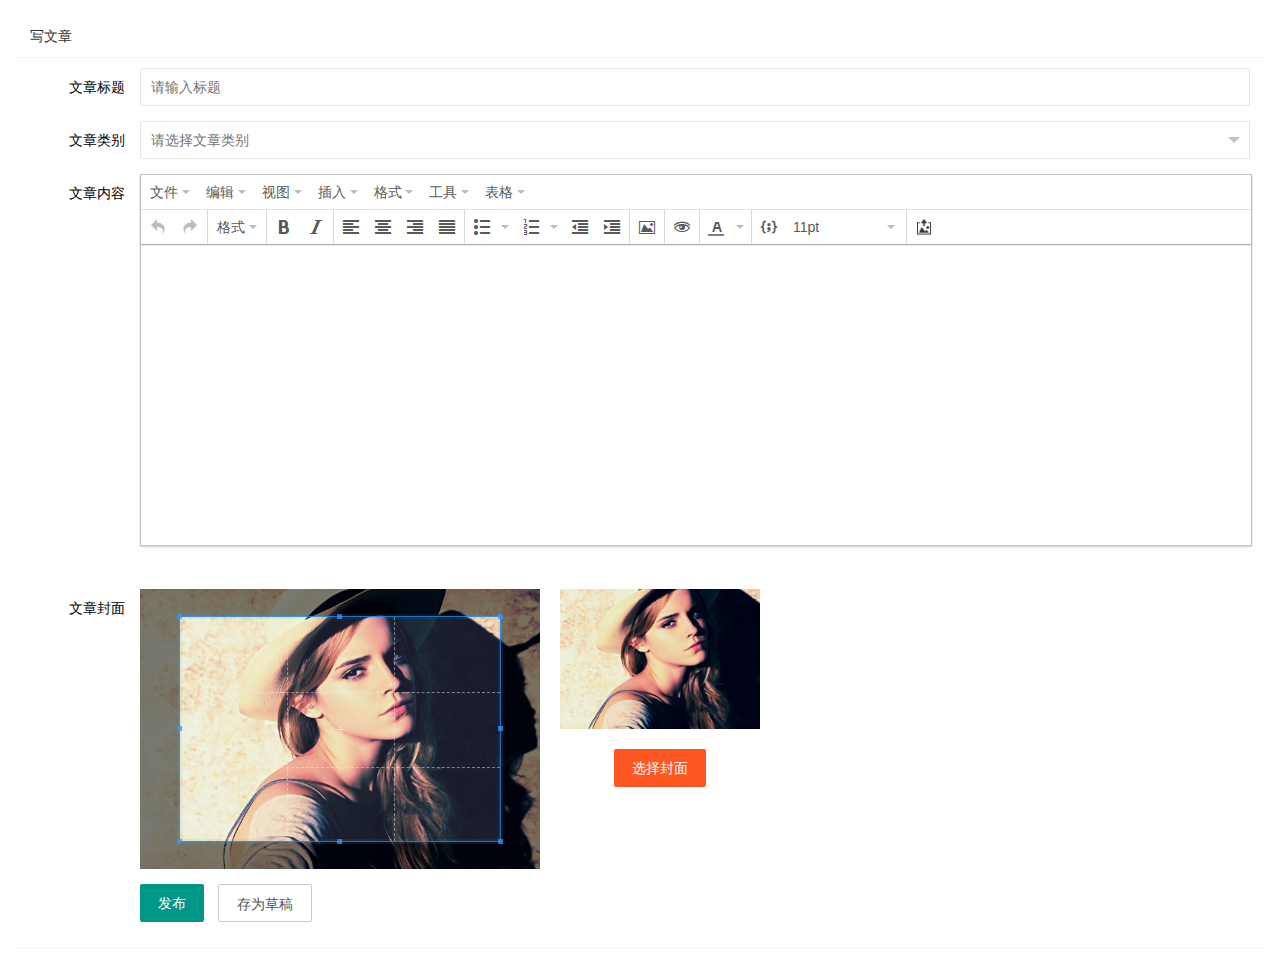
<file: article/art_pub.html>
<!DOCTYPE html>
<html lang="en">
  <head>
    <meta charset="UTF-8" />
    <meta name="viewport" content="width=device-width, initial-scale=1.0" />
    <title>Document</title>
    <link rel="stylesheet" href="/assets/lib/layui/css/layui.css" />
    <link rel="stylesheet" href="/assets/lib/cropper/cropper.css" />
    <link rel="stylesheet" href="/assets/css/article/art_pub.css" />
  </head>
  <body>
    <div class="layui-card">
      <div class="layui-card-header">写文章</div>
      <div class="layui-card-body">
        <form id="addForm" class="layui-form" action="">
          <div class="layui-form-item">
            <label class="layui-form-label">文章标题</label>
            <div class="layui-input-block">
              <input
                type="text"
                name="title"
                required
                lay-verify="required"
                placeholder="请输入标题"
                autocomplete="off"
                class="layui-input"
              />
            </div>
          </div>
          <div class="layui-form-item">
            <label class="layui-form-label">文章类别</label>
            <div class="layui-input-block">
              <select id="cateSelect" name="cate_id" lay-verify="required">
                <option value="">请选择文章类别</option>
              </select>
            </div>
          </div>
          <div class="layui-form-item">
            <!-- 左侧的 label -->
            <label class="layui-form-label">文章内容</label>
            <!-- 为富文本编辑器外部的容器设置高度 -->
            <div class="layui-input-block" style="height: 400px">
              <!-- 重要：将来这个 textarea 会被初始化为富文本编辑器 -->
              <textarea name="content"></textarea>
            </div>
          </div>
          <div class="layui-form-item">
            <!-- 左侧的 label -->
            <label class="layui-form-label">文章封面</label>
            <!-- 选择封面区域 -->
            <div class="layui-input-block cover-box">
              <!-- 左侧裁剪区域 -->
              <div class="cover-left">
                <img id="image" src="/assets/images/sample2.jpg" alt="" />
              </div>
              <!-- 右侧预览区域和选择封面区域 -->
              <div class="cover-right">
                <!-- 预览的区域 -->
                <div class="img-preview"></div>
                <!-- 选择封面按钮 -->
                <input
                  type="file"
                  accept="image/*"
                  class="layui-hide"
                  id="file"
                />
                <button
                  type="button"
                  class="layui-btn layui-btn-danger"
                  id="chooseImg"
                >
                  选择封面
                </button>
              </div>
            </div>
          </div>
          <div class="layui-form-item">
            <div class="layui-input-block">
              <button
                class="layui-btn"
                lay-submit
                lay-filter="formDemo"
                id="btn1"
              >
                发布
              </button>
              <button
                class="layui-btn layui-btn-primary"
                lay-submit
                lay-filter="formDemo"
                id="btn2"
              >
                存为草稿
              </button>
            </div>
          </div>
        </form>
      </div>
    </div>
    <script src="/assets/lib/layui/layui.all.js"></script>
    <script src="/assets/lib/jquery.js"></script>
    <script src="/assets/js/ajaxConfig.js"></script>
    <!-- 富文本 -->
    <script src="/assets/lib/tinymce/tinymce.min.js"></script>
    <script src="/assets/lib/tinymce/tinymce_setup.js"></script>

    <!-- 图片裁剪 -->
    <script src="/assets/lib/cropper/Cropper.js"></script>
    <script src="/assets/lib/cropper/jquery-cropper.js"></script>
    <script src="/assets/js/article/art_pub.js"></script>
  </body>
</html>
</file>
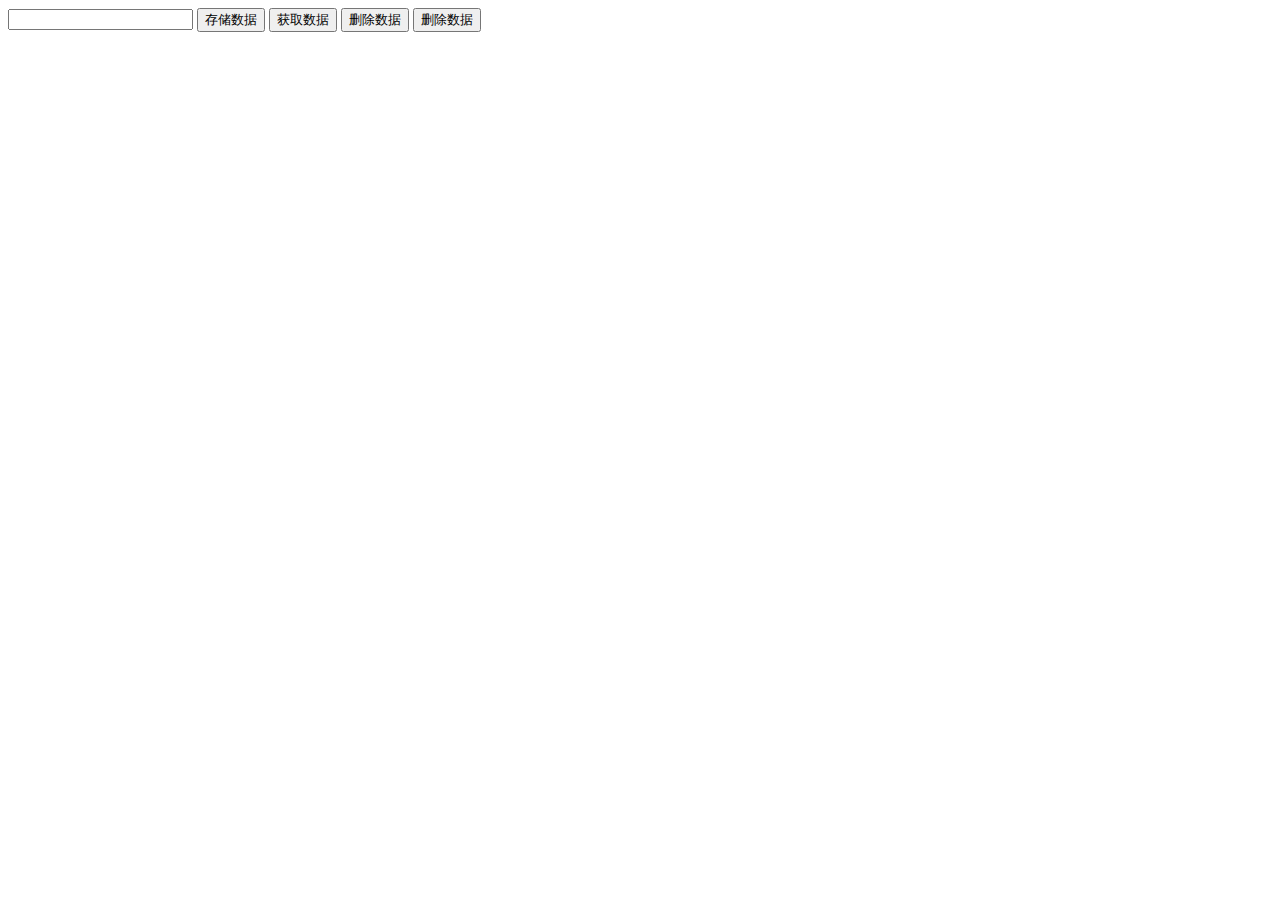
<file: home/02-本地存储.html>
<!DOCTYPE html>
<html lang="en">

<head>
    <meta charset="UTF-8">
    <title>Document</title>
</head>

<body>
    <input type="text">
    <button class="set">存储数据</button>
    <button class="get">获取数据</button>
    <button class="remove">删除数据</button>
    <button class="clear">删除数据</button>
    <script>
        // 获取元素
        let inp = document.querySelector("input");
        let setBtn = document.querySelector(".set");
        let getBtn = document.querySelector(".get");
        let removeBtn = document.querySelector(".remove");
        let clearBtn = document.querySelector(".clear");

        // sessionStorage的操作
        //  生命周期：页面或者是浏览器关闭的时候（页面刷新，数据还在）

        /* // 存储数据
        setBtn.onclick = function () {
            sessionStorage.setItem("name", inp.value);
            sessionStorage.setItem("age", 19);
        }

        // 获取数据
        getBtn.onclick = function () {
            console.log(sessionStorage.getItem("name"));
        }

        // 删除数据
        removeBtn.onclick = function () {
            sessionStorage.removeItem("name");
        }

        // 删除所有数据
        clearBtn.onclick = function () {
            sessionStorage.clear();
        } */


        // localStorage 演示
        // 存储数据
        setBtn.onclick = function () {
            localStorage.setItem("name", inp.value);
            localStorage.setItem("age", 19);
        }

        // 获取数据
        getBtn.onclick = function () {
            console.log(localStorage.getItem("name"));
        }

        // 删除数据
        removeBtn.onclick = function () {
            localStorage.removeItem("name");
        }

        // 删除所有数据
        clearBtn.onclick = function () {
            localStorage.clear();
        }


        // localStorage 和 sessionStorage区别
        //  1. 生命周期不同
            //  sessionStorage 页面关闭，数据就没了
            // localStorage 一直存在
        //  2. 存储大小不同
    </script>
</body>

</html>
</file>
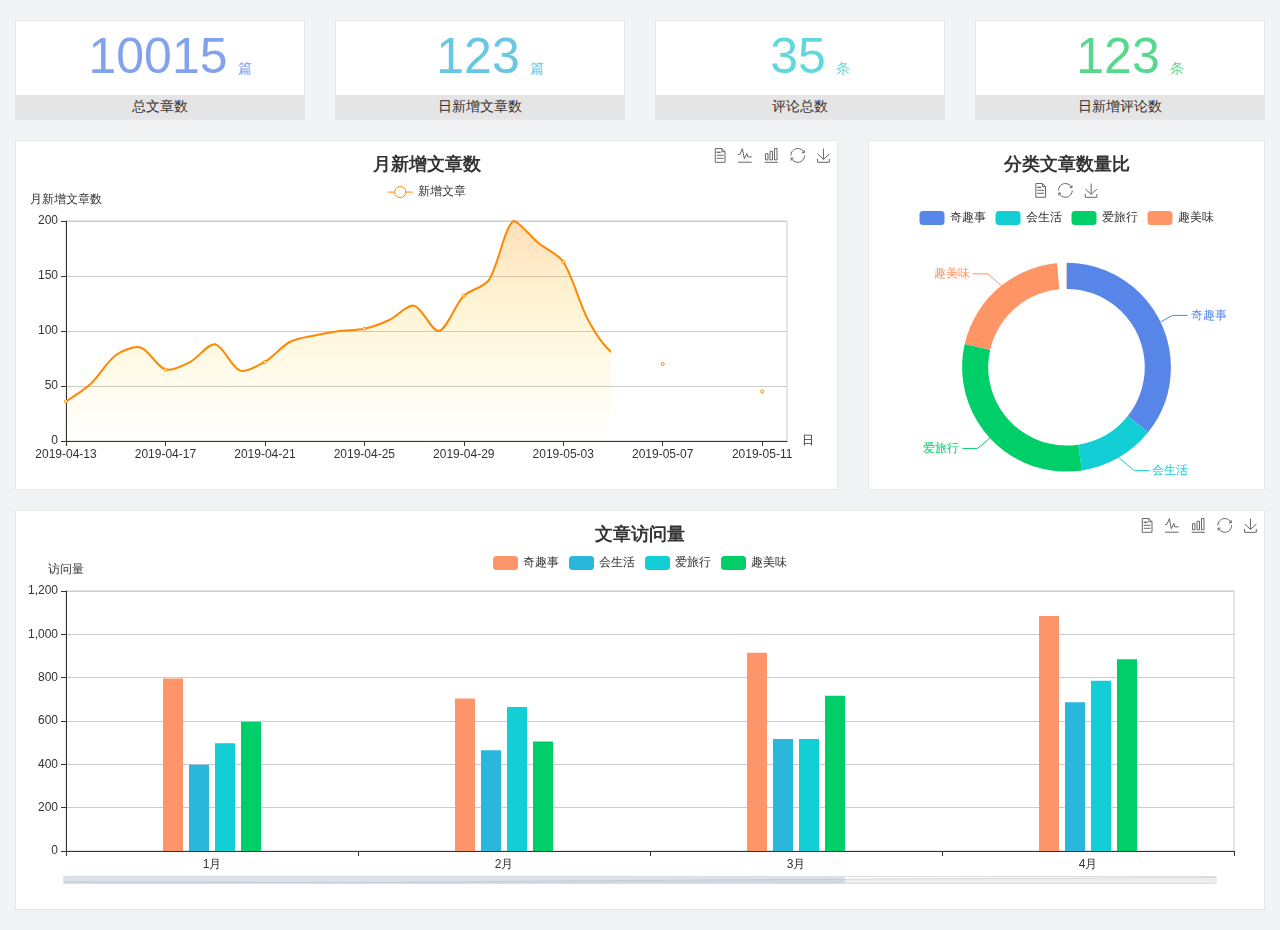
<file: home/dashboard.html>
<!DOCTYPE html>
<html lang="en">

<head>
  <meta charset="UTF-8">
  <meta name="viewport" content="width=device-width, initial-scale=1.0">
  <meta http-equiv="X-UA-Compatible" content="ie=edge">
  <title>图表统计</title>
  <link rel="stylesheet" href="../../assets/lib/bootstrap.css" />
  <link rel="stylesheet" href="../../assets/lib/main.css" />
  <script src="../../assets/lib/jquery.js"></script>
  <script type="text/javascript" src="../../assets/lib/echarts.min.js"></script>
</head>

<body>
  <div class="container-fluid">
    <div class="row spannel_list">
      <div class="col-sm-3 col-xs-6">
        <div class="spannel">
          <em>10015</em><span>篇</span>
          <b>总文章数</b>
        </div>
      </div>
      <div class="col-sm-3 col-xs-6">
        <div class="spannel scolor01">
          <em>123</em><span>篇</span>
          <b>日新增文章数</b>
        </div>
      </div>
      <div class="col-sm-3 col-xs-6">
        <div class="spannel scolor02">
          <em>35</em><span>条</span>
          <b>评论总数</b>
        </div>
      </div>
      <div class="col-sm-3 col-xs-6">
        <div class="spannel scolor03">
          <em>123</em><span>条</span>
          <b>日新增评论数</b>
        </div>
      </div>
    </div>
  </div>

  <div class="container-fluid">
    <div class="row curve-pie">
      <div class="col-lg-8 col-md-8">
        <div class="gragh_pannel" id="curve_show"></div>
      </div>
      <div class="col-lg-4 col-md-4">
        <div class="gragh_pannel" id="pie_show"></div>
      </div>
    </div>
  </div>

  <div class="container-fluid">
    <div class="column_pannel" id="column_show"></div>
  </div>

  <script>
    var oChart = echarts.init(document.getElementById('curve_show'));
    var aList_all = [
      { 'count': 36, 'date': '2019-04-13' },
      { 'count': 52, 'date': '2019-04-14' },
      { 'count': 78, 'date': '2019-04-15' },
      { 'count': 85, 'date': '2019-04-16' },
      { 'count': 65, 'date': '2019-04-17' },
      { 'count': 72, 'date': '2019-04-18' },
      { 'count': 88, 'date': '2019-04-19' },
      { 'count': 64, 'date': '2019-04-20' },
      { 'count': 72, 'date': '2019-04-21' },
      { 'count': 90, 'date': '2019-04-22' },
      { 'count': 96, 'date': '2019-04-23' },
      { 'count': 100, 'date': '2019-04-24' },
      { 'count': 102, 'date': '2019-04-25' },
      { 'count': 110, 'date': '2019-04-26' },
      { 'count': 123, 'date': '2019-04-27' },
      { 'count': 100, 'date': '2019-04-28' },
      { 'count': 132, 'date': '2019-04-29' },
      { 'count': 146, 'date': '2019-04-30' },
      { 'count': 200, 'date': '2019-05-01' },
      { 'count': 180, 'date': '2019-05-02' },
      { 'count': 163, 'date': '2019-05-03' },
      { 'count': 110, 'date': '2019-05-04' },
      { 'count': 80, 'date': '2019-05-05' },
      { 'count': 82, 'date': '2019-05-06' },
      { 'count': 70, 'date': '2019-05-07' },
      { 'count': 65, 'date': '2019-05-08' },
      { 'count': 54, 'date': '2019-05-09' },
      { 'count': 40, 'date': '2019-05-10' },
      { 'count': 45, 'date': '2019-05-11' },
      { 'count': 38, 'date': '2019-05-12' },
    ];

    let aCount = [];
    let aDate = [];

    for (var i = 0; i < aList_all.length; i++) {
      aCount.push(aList_all[i].count);
      aDate.push(aList_all[i].date);
    }

    var chartopt = {
      title: {
        text: '月新增文章数',
        left: 'center',
        top: '10'
      },
      tooltip: {
        trigger: 'axis'
      },
      legend: {
        data: ['新增文章'],
        top: '40'
      },
      toolbox: {
        show: true,
        feature: {
          mark: { show: true },
          dataView: { show: true, readOnly: false },
          magicType: { show: true, type: ['line', 'bar'] },
          restore: { show: true },
          saveAsImage: { show: true }
        }
      },
      calculable: true,
      xAxis: [
        {
          name: '日',
          type: 'category',
          boundaryGap: false,
          data: aDate
        }
      ],
      yAxis: [
        {
          name: '月新增文章数',
          type: 'value'
        }
      ],
      series: [
        {
          name: '新增文章',
          type: 'line',
          smooth: true,
          itemStyle: { normal: { areaStyle: { type: 'default' }, color: '#f80' }, lineStyle: { color: '#f80' } },
          data: aCount
        }],
      areaStyle: {
        normal: {
          color: new echarts.graphic.LinearGradient(0, 0, 0, 1, [{
            offset: 0,
            color: 'rgba(255,136,0,0.39)'
          }, {
            offset: .34,
            color: 'rgba(255,180,0,0.25)'
          }, {
            offset: 1,
            color: 'rgba(255,222,0,0.00)'
          }])

        }
      },
      grid: {
        show: true,
        x: 50,
        x2: 50,
        y: 80,
        height: 220
      }
    };

    oChart.setOption(chartopt);


    var oPie = echarts.init(document.getElementById('pie_show'));
    var oPieopt =
    {
      title: {
        top: 10,
        text: '分类文章数量比',
        x: 'center'
      },
      tooltip: {
        trigger: 'item',
        formatter: "{a} <br/>{b} : {c} ({d}%)"
      },
      color: ['#5885e8', '#13cfd5', '#00ce68', '#ff9565'],
      legend: {
        x: 'center',
        top: 65,
        data: ['奇趣事', '会生活', '爱旅行', '趣美味']
      },
      toolbox: {
        show: true,
        x: 'center',
        top: 35,
        feature: {
          mark: { show: true },
          dataView: { show: true, readOnly: false },
          magicType: {
            show: true,
            type: ['pie', 'funnel'],
            option: {
              funnel: {
                x: '25%',
                width: '50%',
                funnelAlign: 'left',
                max: 1548
              }
            }
          },
          restore: { show: true },
          saveAsImage: { show: true }
        }
      },
      calculable: true,
      series: [
        {
          name: '访问来源',
          type: 'pie',
          radius: ['45%', '60%'],
          center: ['50%', '65%'],
          data: [
            { value: 300, name: '奇趣事' },
            { value: 100, name: '会生活' },
            { value: 260, name: '爱旅行' },
            { value: 180, name: '趣美味' }
          ]
        }
      ]
    };
    oPie.setOption(oPieopt);



    var oColumn = this.echarts.init(document.getElementById('column_show'));
    var oColumnopt =
    {
      title: {
        text: '文章访问量',
        left: 'center',
        top: '10'
      },
      tooltip: {
        trigger: 'axis'
      },
      legend: {
        data: ['奇趣事', '会生活', '爱旅行', '趣美味'],
        top: '40'
      },
      toolbox: {
        show: true,
        feature: {
          mark: { show: true },
          dataView: { show: true, readOnly: false },
          magicType: { show: true, type: ['line', 'bar'] },
          restore: { show: true },
          saveAsImage: { show: true }
        }
      },
      calculable: true,
      xAxis: [
        {
          type: 'category',
          data: ['1月', '2月', '3月', '4月', '5月']
        }
      ],
      yAxis: [
        {
          name: '访问量',
          type: 'value'
        }
      ],
      series: [
        {
          name: '奇趣事',
          type: 'bar',
          barWidth: 20,
          itemStyle: {
            normal: { areaStyle: { type: 'default' }, color: '#fd956a' }
          },
          data: [800, 708, 920, 1090, 1200]
        },
        {
          name: '会生活',
          type: 'bar',
          barWidth: 20,
          itemStyle: {
            normal: { areaStyle: { type: 'default' }, color: '#2bb6db' }
          },
          data: [400, 468, 520, 690, 800]
        },
        {
          name: '爱旅行',
          type: 'bar',
          barWidth: 20,
          itemStyle: {
            normal: { areaStyle: { type: 'default' }, color: '#13cfd5' }
          },
          data: [500, 668, 520, 790, 900]
        },
        {
          name: '趣美味',
          type: 'bar',
          barWidth: 20,
          itemStyle: {
            normal: { areaStyle: { type: 'default' }, color: '#00ce68' }
          },
          data: [600, 508, 720, 890, 1000]
        }
      ],
      grid: {
        show: true,
        x: 50,
        x2: 30,
        y: 80,
        height: 260
      },
      dataZoom: [//给x轴设置滚动条
        {
          start: 0,//默认为0
          end: 100 - 1000 / 31,//默认为100
          type: 'slider',
          show: true,
          xAxisIndex: [0],
          handleSize: 0,//滑动条的 左右2个滑动条的大小
          height: 8,//组件高度
          left: 45, //左边的距离
          right: 50,//右边的距离
          bottom: 26,//右边的距离
          handleColor: '#ddd',//h滑动图标的颜色
          handleStyle: {
            borderColor: "#cacaca",
            borderWidth: "1",
            shadowBlur: 2,
            background: "#ddd",
            shadowColor: "#ddd",
          }
        }]
    };
    oColumn.setOption(oColumnopt);
  </script>
</body>

</html>
</file>
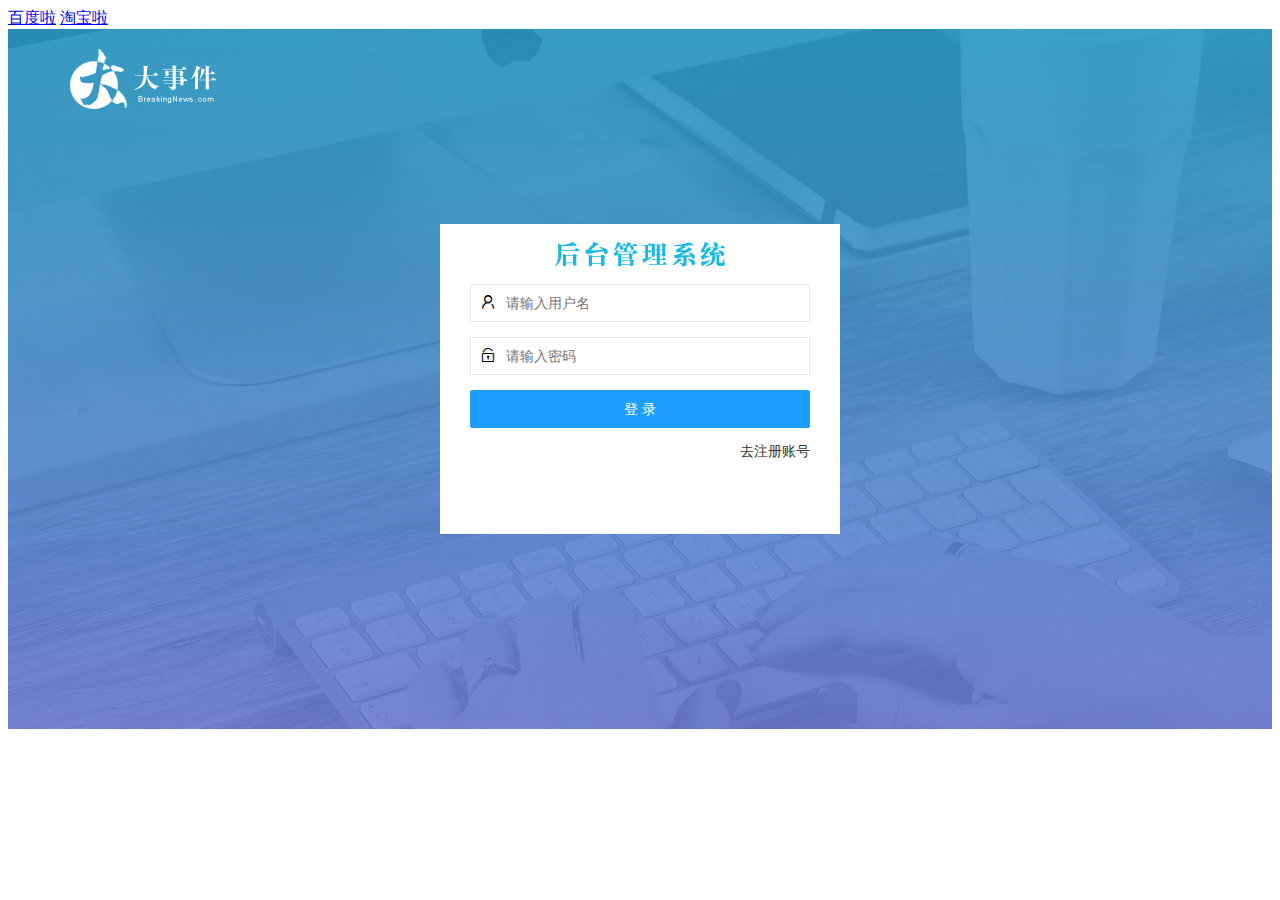
<file: home/iframe标签.html>
<!DOCTYPE html>
<html lang="en">

<head>
  <meta charset="UTF-8">
  <meta name="viewport" content="width=device-width, initial-scale=1.0">
  <title>Document</title>
</head>

<body>
  <!-- <iframe width="100%" height="600" src="http://www.baidu.com" frameborder="0"></iframe> -->
  <!-- <iframe src="http://www.taobao.com" frameborder="0"></iframe> -->


  <!-- <a href="http://www.baidu.com" target="_blank">百度啦</a>
  <a href="http://www.taobao.com" target="_blank">淘宝啦</a> -->


  <!-- 以下点击a链接的时候，打开对应的页面，会在name为demo iframe这个窗口中展示对应的页面 -->
  <a href="http://www.baidu.com" target="demo">百度啦</a>
  <a href="http://www.taobao.com" target="demo">淘宝啦</a>

  <iframe width="100%" height="700" name="demo" src="./login.html" frameborder="0"></iframe>
</body>

</html>
</file>
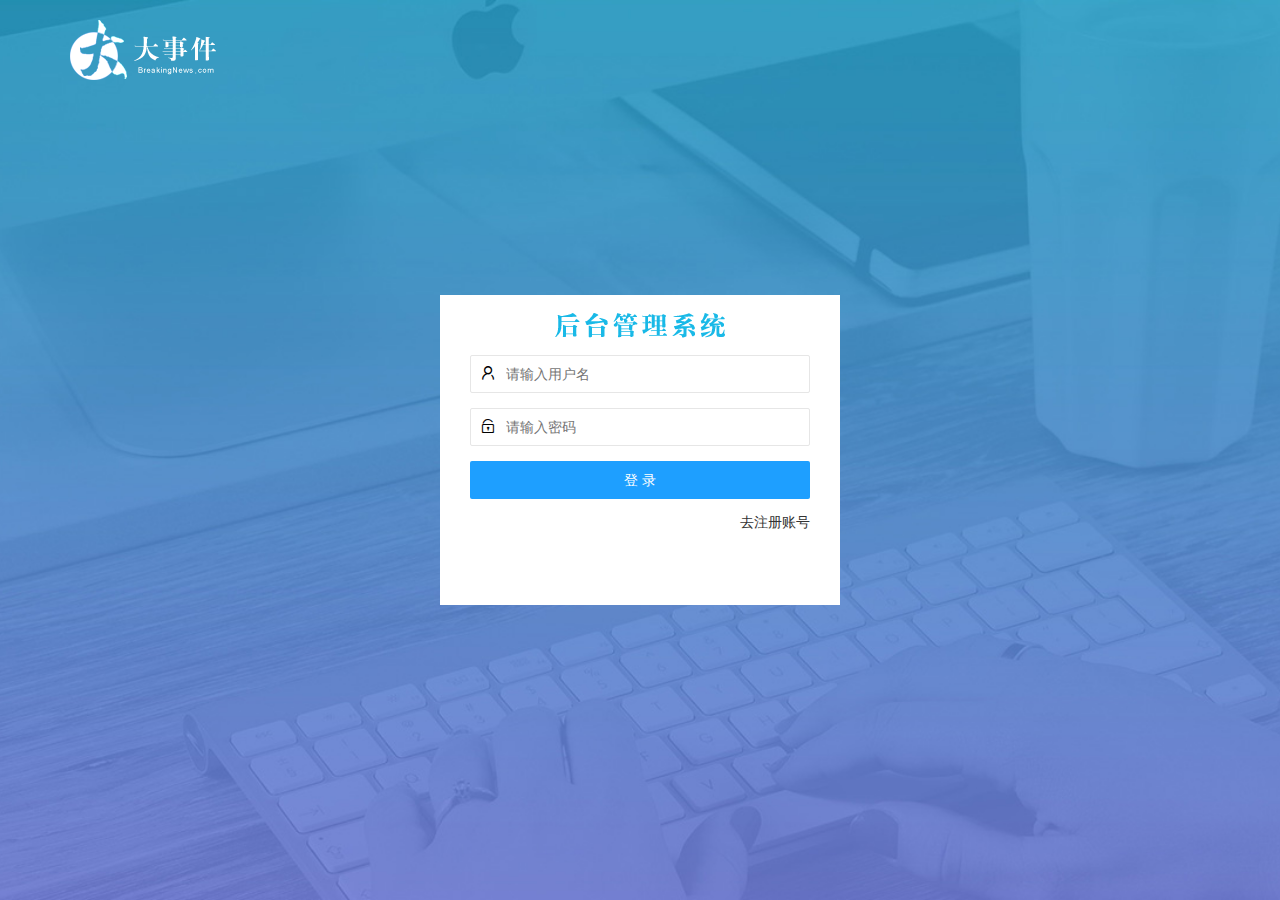
<file: home/login.html>
<!DOCTYPE html>
<html lang="en">

<head>
  <meta charset="UTF-8">
  <title>Document</title>
  <!-- 引入的layui的样式 -->
  <link rel="stylesheet" href="/assets/lib/layui/css/layui.css">
  <!-- login.css 是我们自己写的css样式 -->
  <link rel="stylesheet" href="/assets/css/login.css">
</head>

<body>
  <!-- 大事件的logo -->
  <div class="layui-main logo">
    <img src="/assets/images/logo.png" alt="">
  </div>

  <!-- 登录 & 注册 -->
  <div class="box">
    <div class="title"></div>
    <div class="loginAndRegi">
      <!-- 登录form -->
      <div class="login">
        <form class="layui-form" id="loginForm">
          <div class="layui-form-item">
            <i class="layui-icon layui-icon-username"></i>
            <input type="text" name="username" required lay-verify="required" placeholder="请输入用户名" autocomplete="off"
              class="layui-input">
          </div>
          <div class="layui-form-item">
            <i class="layui-icon layui-icon-password"></i>
            <input type="password" name="password" required lay-verify="required|pass" placeholder="请输入密码"
              autocomplete="off" class="layui-input">
          </div>
          <div class="layui-form-item">
            <button class="layui-btn layui-btn-fluid layui-btn-normal" lay-submit lay-filter="formDemo">登 录</button>
          </div>
          <a href="javascript:;" id="goToRegi">去注册账号</a>
        </form>
      </div>
      <!-- 注册form -->
      <div class="register">
        <form class="layui-form" id="regiForm">
          <div class="layui-form-item">
            <i class="layui-icon layui-icon-username"></i>
            <input type="text" name="username" required lay-verify="required" placeholder="请输入用户名" autocomplete="off"
              class="layui-input">
          </div>
          <div class="layui-form-item">
            <i class="layui-icon layui-icon-password"></i>
            <input type="password" name="password" required lay-verify="required|pass" placeholder="请输入密码"
              autocomplete="off" class="layui-input passIpt">
          </div>
          <div class="layui-form-item">
            <i class="layui-icon layui-icon-password"></i>
            <input type="password" name="repassword" required lay-verify="required|pass|repass" placeholder="请再次输入密码"
              autocomplete="off" class="layui-input">
          </div>
          <div class="layui-form-item">
            <button class="layui-btn layui-btn-fluid layui-btn-normal" lay-submit lay-filter="formDemo">注 册</button>
          </div>
          <a href="javascript:;" id="goToLogin">去登录</a>
        </form>
      </div>
    </div>
  </div>

  <!-- 引入layui的js文件 -->
  <script src="/assets/lib/layui/layui.all.js"></script>
  <!-- 引入jQ -->
  <script src="/assets/lib/jquery.js"></script>

  <!-- 需要注意引入的位置 ajaxConfig.js ajax的配置项（需要在jQ之后，在我们自己的login.js之前） -->
  <script src="/assets/js/ajaxConfig.js"></script>

  <!-- 引入我们自己写的js： 套路：先移入第三方的js脚本，在引入自己写的 -->
  <script src="/assets/js/login.js"></script>
</body>

</html>
</file>
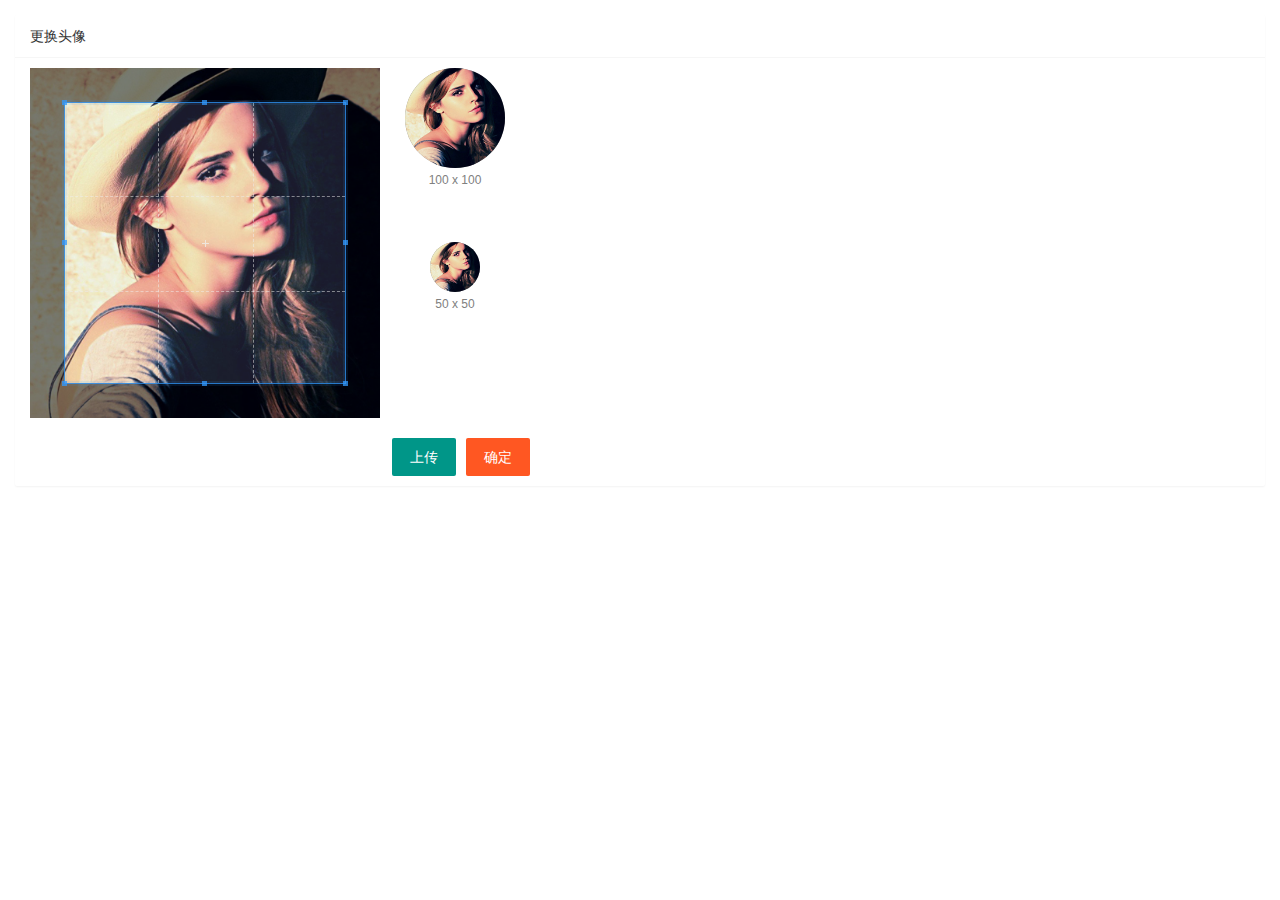
<file: user/user_avatar.html>
<!DOCTYPE html>
<html lang="en">

<head>
  <meta charset="UTF-8">
  <meta name="viewport" content="width=device-width, initial-scale=1.0">
  <title>Document</title>
  <link rel="stylesheet" href="/assets/lib/layui/css/layui.css">
  <link rel="stylesheet" href="/assets/lib/cropper/cropper.css" />
  <link rel="stylesheet" href="/assets/css/user/user_avatar.css">
</head>

<body>
  <div class="layui-card">
    <div class="layui-card-header">更换头像</div>
    <div class="layui-card-body">
      <!-- 第一行的图片裁剪和预览区域 -->
      <div class="row1">
        <!-- 图片裁剪区域 -->
        <div class="cropper-box">
          <!-- 这个 img 标签很重要，将来会把它初始化为裁剪区域 -->
          <img id="image" src="/assets/images/sample.jpg" />
        </div>
        <!-- 图片的预览区域 -->
        <div class="preview-box">
          <div>
            <!-- 宽高为 100px 的预览区域 -->
            <div class="img-preview w100"></div>
            <p class="size">100 x 100</p>
          </div>
          <div>
            <!-- 宽高为 50px 的预览区域 -->
            <div class="img-preview w50"></div>
            <p class="size">50 x 50</p>
          </div>
        </div>
      </div>

      <!-- 第二行的按钮区域 -->
      <div class="row2">
        <input type="file" id="file" accept="image/*" class="layui-hide">
        <button type="button" id="chooseBtn" class="layui-btn">上传</button>
        <button type="button" id="sureBtn" class="layui-btn layui-btn-danger">确定</button>
      </div>
    </div>
  </div>

  <script src="/assets/lib/layui/layui.all.js"></script>
  <script src="/assets/lib/jquery.js"></script>
  <script src="/assets/js/ajaxConfig.js"></script>
  <!-- 下面两个文件是插件的js -->
  <script src="/assets/lib/cropper/Cropper.js"></script>
  <script src="/assets/lib/cropper/jquery-cropper.js"></script>
  <script src="/assets/js/user/user_avatar.js"></script>
</body>

</html>
</file>
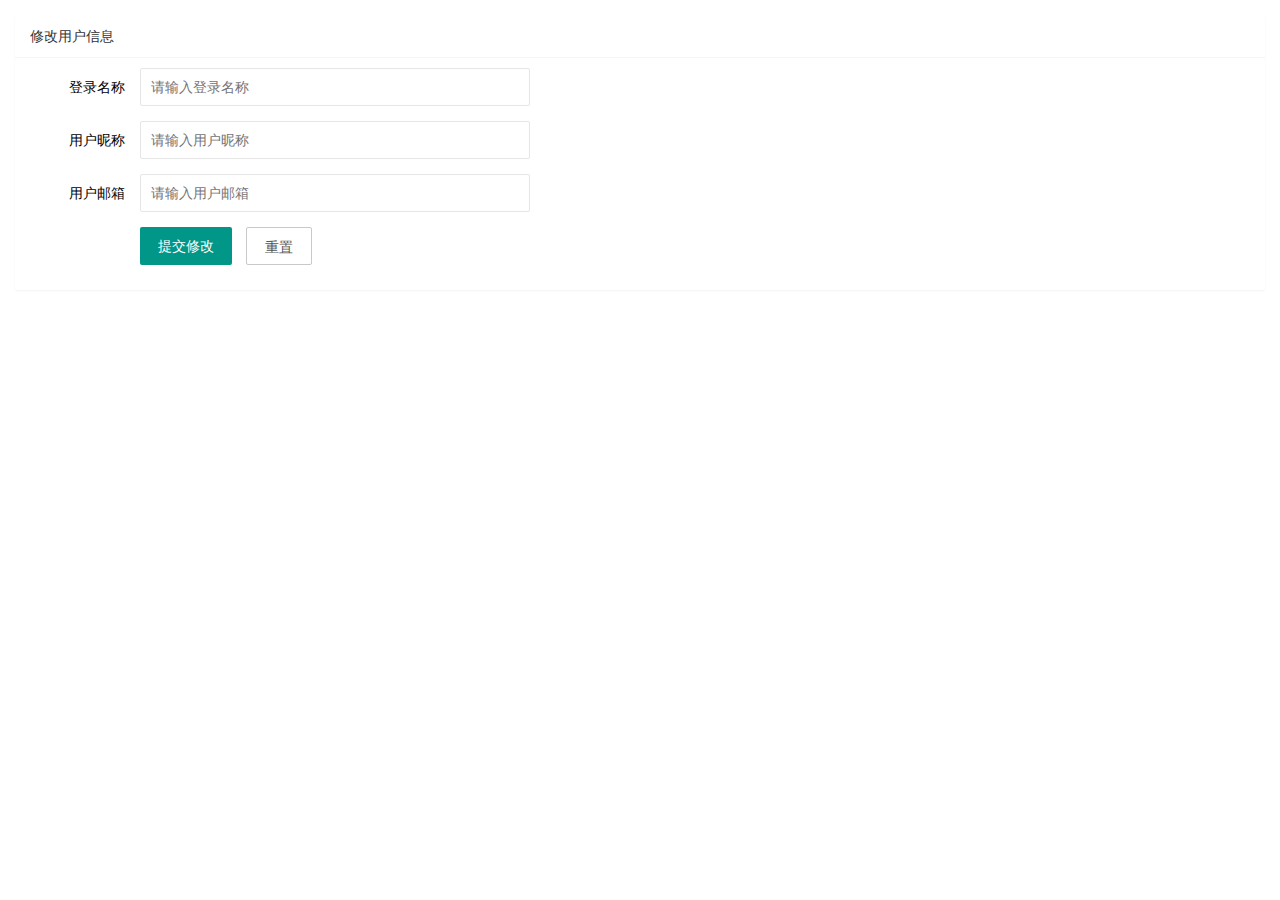
<file: user/user_info.html>
<!DOCTYPE html>
<html lang="en">

<head>
  <meta charset="UTF-8">
  <title>Document</title>
  <link rel="stylesheet" href="/assets/lib/layui/css/layui.css">
  <link rel="stylesheet" href="/assets/css/user/user_info.css">
</head>

<body>
  <div class="layui-card">
    <div class="layui-card-header">修改用户信息</div>
    <div class="layui-card-body">
      <form class="layui-form" lay-filter="form">
        <!-- id 是用于收集id的信息，不需要显示 注意点：必须给id的输入了设置name为id -->
        <div class="layui-form-item layui-hide">
          <label class="layui-form-label">id</label>
          <div class="layui-input-block">
            <input type="text" name="id" readonly required lay-verify="required" placeholder="请输入登录名称"
              autocomplete="off" class="layui-input">
          </div>
        </div>
        <div class="layui-form-item">
          <label class="layui-form-label">登录名称</label>
          <div class="layui-input-block">
            <input type="text" name="username" readonly required lay-verify="required" placeholder="请输入登录名称"
              autocomplete="off" class="layui-input">
          </div>
        </div>
        <div class="layui-form-item">
          <label class="layui-form-label">用户昵称</label>
          <div class="layui-input-block">
            <input type="text" name="nickname" required lay-verify="required" placeholder="请输入用户昵称" autocomplete="off"
              class="layui-input">
          </div>
        </div>
        <div class="layui-form-item">
          <label class="layui-form-label">用户邮箱</label>
          <div class="layui-input-block">
            <input type="text" name="email" required lay-verify="required" placeholder="请输入用户邮箱" autocomplete="off"
              class="layui-input">
          </div>
        </div>
        <div class="layui-form-item">
          <div class="layui-input-block">
            <button class="layui-btn" lay-submit lay-filter="formDemo">提交修改</button>
            <button type="reset" id="resetBtn" class="layui-btn layui-btn-primary">重置</button>
          </div>
        </div>
      </form>
    </div>
  </div>
  <script src="/assets/lib/layui/layui.all.js"></script>
  <script src="/assets/lib/jquery.js"></script>
  <script src="/assets/js/ajaxConfig.js"></script>
  <script src="/assets/js/user/user_info.js"></script>
</body>

</html>
</file>
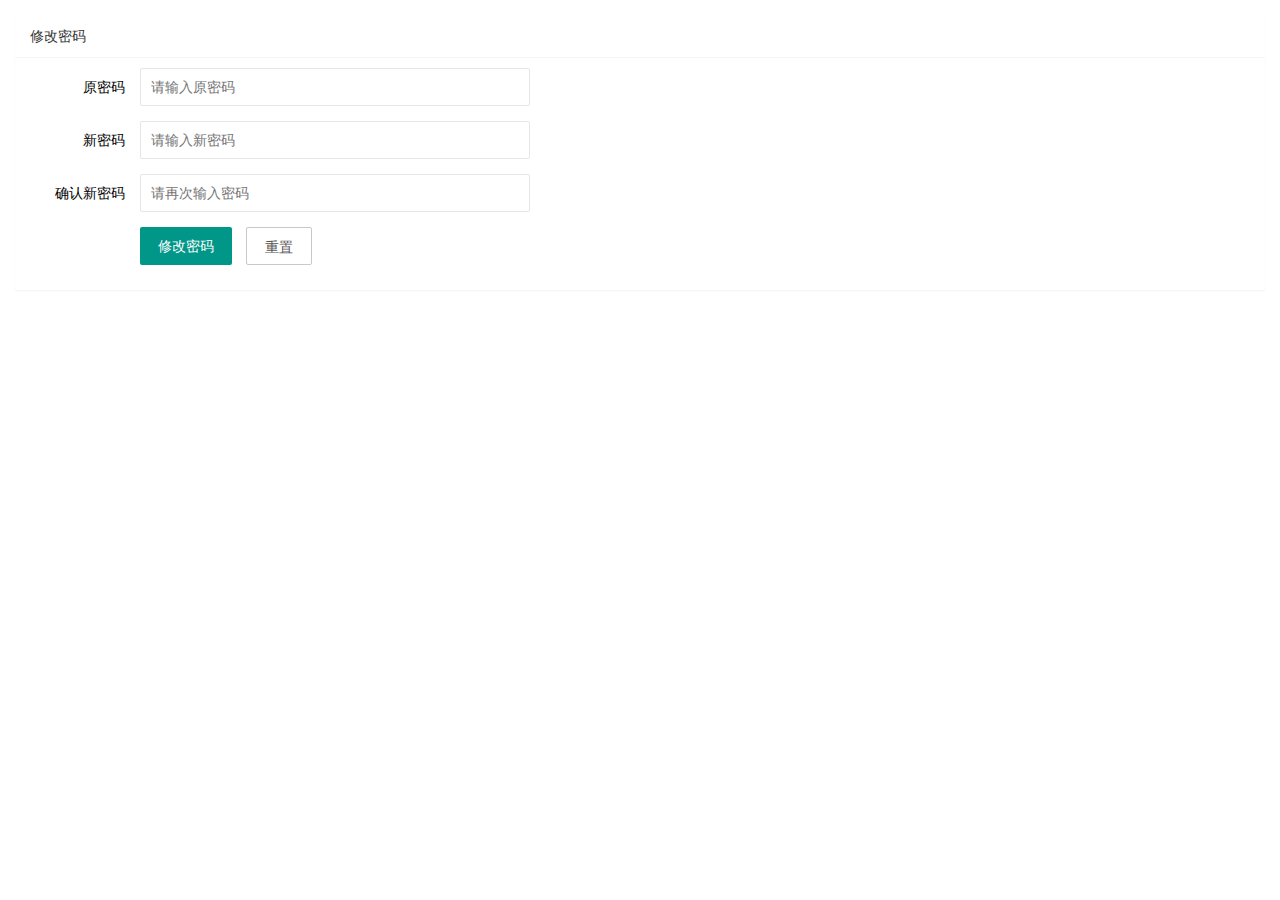
<file: user/user_pwd.html>
<!DOCTYPE html>
<html lang="en">

<head>
  <meta charset="UTF-8">
  <title>Document</title>
  <link rel="stylesheet" href="/assets/lib/layui/css/layui.css">
  <link rel="stylesheet" href="/assets/css/user/user_pwd.css">
</head>

<body>
  <div class="layui-card">
    <div class="layui-card-header">修改密码</div>
    <div class="layui-card-body">
      <form class="layui-form" action="">
        <div class="layui-form-item">
          <label class="layui-form-label">原密码</label>
          <div class="layui-input-block">
            <input type="password" name="oldPwd" required lay-verify="required|pass" placeholder="请输入原密码"
              autocomplete="off" class="layui-input">
          </div>
        </div>
        <div class="layui-form-item">
          <label class="layui-form-label">新密码</label>
          <div class="layui-input-block">
            <input type="password" name="newPwd" required lay-verify="required|pass|oldPass" placeholder="请输入新密码"
              autocomplete="off" class="layui-input">
          </div>
        </div>
        <div class="layui-form-item">
          <label class="layui-form-label">确认新密码</label>
          <div class="layui-input-block">
            <input type="password" name="rePwd" required lay-verify="required|pass|newPass" placeholder="请再次输入密码"
              autocomplete="off" class="layui-input">
          </div>
        </div>
        <div class="layui-form-item">
          <div class="layui-input-block">
            <button class="layui-btn" lay-submit lay-filter="formDemo">修改密码</button>
            <button type="reset" class="layui-btn layui-btn-primary">重置</button>
          </div>
        </div>
      </form>
    </div>
  </div>

  <script src="/assets/lib/layui/layui.all.js"></script>
  <script src="/assets/lib/jquery.js"></script>
  <script src="/assets/js/ajaxConfig.js"></script>
  <script src="/assets/js/user/user_pwd.js"></script>
</body>

</html>
</file>
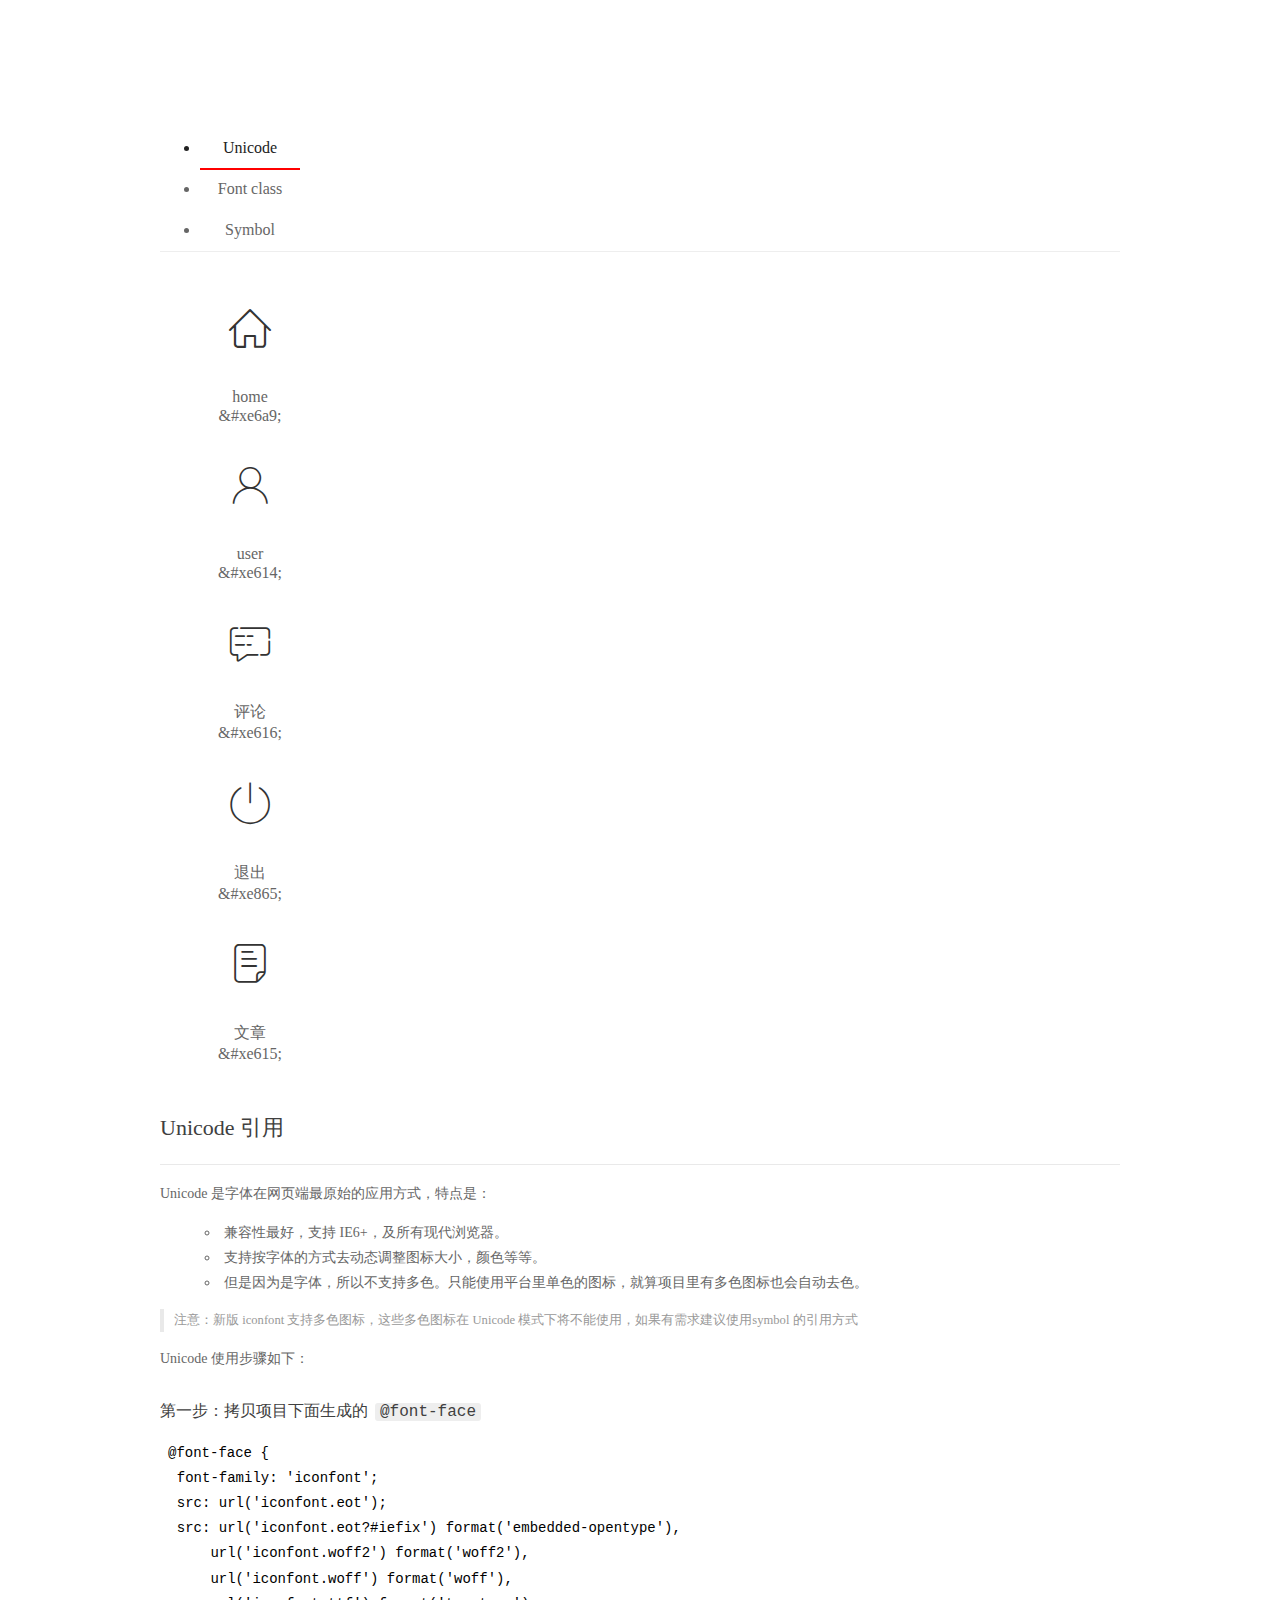
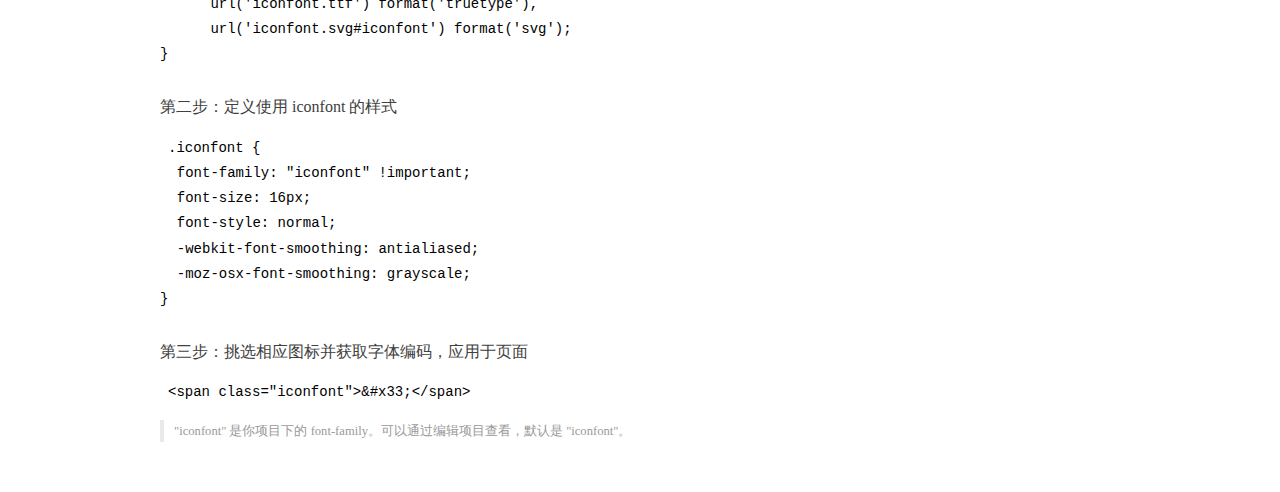
<file: assets/fonts/demo_index.html>
<!DOCTYPE html>
<html>
<head>
  <meta charset="utf-8"/>
  <title>IconFont Demo</title>
  <link rel="shortcut icon" href="https://gtms04.alicdn.com/tps/i4/TB1_oz6GVXXXXaFXpXXJDFnIXXX-64-64.ico" type="image/x-icon"/>
  <link rel="stylesheet" href="https://g.alicdn.com/thx/cube/1.3.2/cube.min.css">
  <link rel="stylesheet" href="demo.css">
  <link rel="stylesheet" href="iconfont.css">
  <script src="iconfont.js"></script>
  <!-- jQuery -->
  <script src="https://a1.alicdn.com/oss/uploads/2018/12/26/7bfddb60-08e8-11e9-9b04-53e73bb6408b.js"></script>
  <!-- 代码高亮 -->
  <script src="https://a1.alicdn.com/oss/uploads/2018/12/26/a3f714d0-08e6-11e9-8a15-ebf944d7534c.js"></script>
</head>
<body>
  <div class="main">
    <h1 class="logo"><a href="https://www.iconfont.cn/" title="iconfont 首页" target="_blank">&#xe86b;</a></h1>
    <div class="nav-tabs">
      <ul id="tabs" class="dib-box">
        <li class="dib active"><span>Unicode</span></li>
        <li class="dib"><span>Font class</span></li>
        <li class="dib"><span>Symbol</span></li>
      </ul>
      
    </div>
    <div class="tab-container">
      <div class="content unicode" style="display: block;">
          <ul class="icon_lists dib-box">
          
            <li class="dib">
              <span class="icon iconfont">&#xe6a9;</span>
                <div class="name">home</div>
                <div class="code-name">&amp;#xe6a9;</div>
              </li>
          
            <li class="dib">
              <span class="icon iconfont">&#xe614;</span>
                <div class="name">user</div>
                <div class="code-name">&amp;#xe614;</div>
              </li>
          
            <li class="dib">
              <span class="icon iconfont">&#xe616;</span>
                <div class="name">评论</div>
                <div class="code-name">&amp;#xe616;</div>
              </li>
          
            <li class="dib">
              <span class="icon iconfont">&#xe865;</span>
                <div class="name">退出</div>
                <div class="code-name">&amp;#xe865;</div>
              </li>
          
            <li class="dib">
              <span class="icon iconfont">&#xe615;</span>
                <div class="name">文章</div>
                <div class="code-name">&amp;#xe615;</div>
              </li>
          
          </ul>
          <div class="article markdown">
          <h2 id="unicode-">Unicode 引用</h2>
          <hr>

          <p>Unicode 是字体在网页端最原始的应用方式，特点是：</p>
          <ul>
            <li>兼容性最好，支持 IE6+，及所有现代浏览器。</li>
            <li>支持按字体的方式去动态调整图标大小，颜色等等。</li>
            <li>但是因为是字体，所以不支持多色。只能使用平台里单色的图标，就算项目里有多色图标也会自动去色。</li>
          </ul>
          <blockquote>
            <p>注意：新版 iconfont 支持多色图标，这些多色图标在 Unicode 模式下将不能使用，如果有需求建议使用symbol 的引用方式</p>
          </blockquote>
          <p>Unicode 使用步骤如下：</p>
          <h3 id="-font-face">第一步：拷贝项目下面生成的 <code>@font-face</code></h3>
<pre><code class="language-css"
>@font-face {
  font-family: 'iconfont';
  src: url('iconfont.eot');
  src: url('iconfont.eot?#iefix') format('embedded-opentype'),
      url('iconfont.woff2') format('woff2'),
      url('iconfont.woff') format('woff'),
      url('iconfont.ttf') format('truetype'),
      url('iconfont.svg#iconfont') format('svg');
}
</code></pre>
          <h3 id="-iconfont-">第二步：定义使用 iconfont 的样式</h3>
<pre><code class="language-css"
>.iconfont {
  font-family: "iconfont" !important;
  font-size: 16px;
  font-style: normal;
  -webkit-font-smoothing: antialiased;
  -moz-osx-font-smoothing: grayscale;
}
</code></pre>
          <h3 id="-">第三步：挑选相应图标并获取字体编码，应用于页面</h3>
<pre>
<code class="language-html"
>&lt;span class="iconfont"&gt;&amp;#x33;&lt;/span&gt;
</code></pre>
          <blockquote>
            <p>"iconfont" 是你项目下的 font-family。可以通过编辑项目查看，默认是 "iconfont"。</p>
          </blockquote>
          </div>
      </div>
      <div class="content font-class">
        <ul class="icon_lists dib-box">
          
          <li class="dib">
            <span class="icon iconfont icon-home"></span>
            <div class="name">
              home
            </div>
            <div class="code-name">.icon-home
            </div>
          </li>
          
          <li class="dib">
            <span class="icon iconfont icon-user"></span>
            <div class="name">
              user
            </div>
            <div class="code-name">.icon-user
            </div>
          </li>
          
          <li class="dib">
            <span class="icon iconfont icon-pinglun"></span>
            <div class="name">
              评论
            </div>
            <div class="code-name">.icon-pinglun
            </div>
          </li>
          
          <li class="dib">
            <span class="icon iconfont icon-tuichu"></span>
            <div class="name">
              退出
            </div>
            <div class="code-name">.icon-tuichu
            </div>
          </li>
          
          <li class="dib">
            <span class="icon iconfont icon-16"></span>
            <div class="name">
              文章
            </div>
            <div class="code-name">.icon-16
            </div>
          </li>
          
        </ul>
        <div class="article markdown">
        <h2 id="font-class-">font-class 引用</h2>
        <hr>

        <p>font-class 是 Unicode 使用方式的一种变种，主要是解决 Unicode 书写不直观，语意不明确的问题。</p>
        <p>与 Unicode 使用方式相比，具有如下特点：</p>
        <ul>
          <li>兼容性良好，支持 IE8+，及所有现代浏览器。</li>
          <li>相比于 Unicode 语意明确，书写更直观。可以很容易分辨这个 icon 是什么。</li>
          <li>因为使用 class 来定义图标，所以当要替换图标时，只需要修改 class 里面的 Unicode 引用。</li>
          <li>不过因为本质上还是使用的字体，所以多色图标还是不支持的。</li>
        </ul>
        <p>使用步骤如下：</p>
        <h3 id="-fontclass-">第一步：引入项目下面生成的 fontclass 代码：</h3>
<pre><code class="language-html">&lt;link rel="stylesheet" href="./iconfont.css"&gt;
</code></pre>
        <h3 id="-">第二步：挑选相应图标并获取类名，应用于页面：</h3>
<pre><code class="language-html">&lt;span class="iconfont icon-xxx"&gt;&lt;/span&gt;
</code></pre>
        <blockquote>
          <p>"
            iconfont" 是你项目下的 font-family。可以通过编辑项目查看，默认是 "iconfont"。</p>
        </blockquote>
      </div>
      </div>
      <div class="content symbol">
          <ul class="icon_lists dib-box">
          
            <li class="dib">
                <svg class="icon svg-icon" aria-hidden="true">
                  <use xlink:href="#icon-home"></use>
                </svg>
                <div class="name">home</div>
                <div class="code-name">#icon-home</div>
            </li>
          
            <li class="dib">
                <svg class="icon svg-icon" aria-hidden="true">
                  <use xlink:href="#icon-user"></use>
                </svg>
                <div class="name">user</div>
                <div class="code-name">#icon-user</div>
            </li>
          
            <li class="dib">
                <svg class="icon svg-icon" aria-hidden="true">
                  <use xlink:href="#icon-pinglun"></use>
                </svg>
                <div class="name">评论</div>
                <div class="code-name">#icon-pinglun</div>
            </li>
          
            <li class="dib">
                <svg class="icon svg-icon" aria-hidden="true">
                  <use xlink:href="#icon-tuichu"></use>
                </svg>
                <div class="name">退出</div>
                <div class="code-name">#icon-tuichu</div>
            </li>
          
            <li class="dib">
                <svg class="icon svg-icon" aria-hidden="true">
                  <use xlink:href="#icon-16"></use>
                </svg>
                <div class="name">文章</div>
                <div class="code-name">#icon-16</div>
            </li>
          
          </ul>
          <div class="article markdown">
          <h2 id="symbol-">Symbol 引用</h2>
          <hr>

          <p>这是一种全新的使用方式，应该说这才是未来的主流，也是平台目前推荐的用法。相关介绍可以参考这篇<a href="">文章</a>
            这种用法其实是做了一个 SVG 的集合，与另外两种相比具有如下特点：</p>
          <ul>
            <li>支持多色图标了，不再受单色限制。</li>
            <li>通过一些技巧，支持像字体那样，通过 <code>font-size</code>, <code>color</code> 来调整样式。</li>
            <li>兼容性较差，支持 IE9+，及现代浏览器。</li>
            <li>浏览器渲染 SVG 的性能一般，还不如 png。</li>
          </ul>
          <p>使用步骤如下：</p>
          <h3 id="-symbol-">第一步：引入项目下面生成的 symbol 代码：</h3>
<pre><code class="language-html">&lt;script src="./iconfont.js"&gt;&lt;/script&gt;
</code></pre>
          <h3 id="-css-">第二步：加入通用 CSS 代码（引入一次就行）：</h3>
<pre><code class="language-html">&lt;style&gt;
.icon {
  width: 1em;
  height: 1em;
  vertical-align: -0.15em;
  fill: currentColor;
  overflow: hidden;
}
&lt;/style&gt;
</code></pre>
          <h3 id="-">第三步：挑选相应图标并获取类名，应用于页面：</h3>
<pre><code class="language-html">&lt;svg class="icon" aria-hidden="true"&gt;
  &lt;use xlink:href="#icon-xxx"&gt;&lt;/use&gt;
&lt;/svg&gt;
</code></pre>
          </div>
      </div>

    </div>
  </div>
  <script>
  $(document).ready(function () {
      $('.tab-container .content:first').show()

      $('#tabs li').click(function (e) {
        var tabContent = $('.tab-container .content')
        var index = $(this).index()

        if ($(this).hasClass('active')) {
          return
        } else {
          $('#tabs li').removeClass('active')
          $(this).addClass('active')

          tabContent.hide().eq(index).fadeIn()
        }
      })
    })
  </script>
</body>
</html>
</file>
<file: assets/lib/layui/css/layui.css>
/** layui-v2.5.6 MIT License By https://www.layui.com */
 .layui-inline,img{display:inline-block;vertical-align:middle}h1,h2,h3,h4,h5,h6{font-weight:400}.layui-edge,.layui-header,.layui-inline,.layui-main{position:relative}.layui-body,.layui-edge,.layui-elip{overflow:hidden}.layui-btn,.layui-edge,.layui-inline,img{vertical-align:middle}.layui-btn,.layui-disabled,.layui-icon,.layui-unselect{-moz-user-select:none;-webkit-user-select:none;-ms-user-select:none}.layui-elip,.layui-form-checkbox span,.layui-form-pane .layui-form-label{text-overflow:ellipsis;white-space:nowrap}.layui-breadcrumb,.layui-tree-btnGroup{visibility:hidden}blockquote,body,button,dd,div,dl,dt,form,h1,h2,h3,h4,h5,h6,input,li,ol,p,pre,td,textarea,th,ul{margin:0;padding:0;-webkit-tap-highlight-color:rgba(0,0,0,0)}a:active,a:hover{outline:0}img{border:none}li{list-style:none}table{border-collapse:collapse;border-spacing:0}h4,h5,h6{font-size:100%}button,input,optgroup,option,select,textarea{font-family:inherit;font-size:inherit;font-style:inherit;font-weight:inherit;outline:0}pre{white-space:pre-wrap;white-space:-moz-pre-wrap;white-space:-pre-wrap;white-space:-o-pre-wrap;word-wrap:break-word}body{line-height:24px;font:14px Helvetica Neue,Helvetica,PingFang SC,Tahoma,Arial,sans-serif}hr{height:1px;margin:10px 0;border:0;clear:both}a{color:#333;text-decoration:none}a:hover{color:#777}a cite{font-style:normal;*cursor:pointer}.layui-border-box,.layui-border-box *{box-sizing:border-box}.layui-box,.layui-box *{box-sizing:content-box}.layui-clear{clear:both;*zoom:1}.layui-clear:after{content:'\20';clear:both;*zoom:1;display:block;height:0}.layui-inline{*display:inline;*zoom:1}.layui-edge{display:inline-block;width:0;height:0;border-width:6px;border-style:dashed;border-color:transparent}.layui-edge-top{top:-4px;border-bottom-color:#999;border-bottom-style:solid}.layui-edge-right{border-left-color:#999;border-left-style:solid}.layui-edge-bottom{top:2px;border-top-color:#999;border-top-style:solid}.layui-edge-left{border-right-color:#999;border-right-style:solid}.layui-disabled,.layui-disabled:hover{color:#d2d2d2!important;cursor:not-allowed!important}.layui-circle{border-radius:100%}.layui-show{display:block!important}.layui-hide{display:none!important}@font-face{font-family:layui-icon;src:url(../font/iconfont.eot?v=256);src:url(../font/iconfont.eot?v=256#iefix) format('embedded-opentype'),url(../font/iconfont.woff2?v=256) format('woff2'),url(../font/iconfont.woff?v=256) format('woff'),url(../font/iconfont.ttf?v=256) format('truetype'),url(../font/iconfont.svg?v=256#layui-icon) format('svg')}.layui-icon{font-family:layui-icon!important;font-size:16px;font-style:normal;-webkit-font-smoothing:antialiased;-moz-osx-font-smoothing:grayscale}.layui-icon-reply-fill:before{content:"\e611"}.layui-icon-set-fill:before{content:"\e614"}.layui-icon-menu-fill:before{content:"\e60f"}.layui-icon-search:before{content:"\e615"}.layui-icon-share:before{content:"\e641"}.layui-icon-set-sm:before{content:"\e620"}.layui-icon-engine:before{content:"\e628"}.layui-icon-close:before{content:"\1006"}.layui-icon-close-fill:before{content:"\1007"}.layui-icon-chart-screen:before{content:"\e629"}.layui-icon-star:before{content:"\e600"}.layui-icon-circle-dot:before{content:"\e617"}.layui-icon-chat:before{content:"\e606"}.layui-icon-release:before{content:"\e609"}.layui-icon-list:before{content:"\e60a"}.layui-icon-chart:before{content:"\e62c"}.layui-icon-ok-circle:before{content:"\1005"}.layui-icon-layim-theme:before{content:"\e61b"}.layui-icon-table:before{content:"\e62d"}.layui-icon-right:before{content:"\e602"}.layui-icon-left:before{content:"\e603"}.layui-icon-cart-simple:before{content:"\e698"}.layui-icon-face-cry:before{content:"\e69c"}.layui-icon-face-smile:before{content:"\e6af"}.layui-icon-survey:before{content:"\e6b2"}.layui-icon-tree:before{content:"\e62e"}.layui-icon-ie:before{content:"\e7bb"}.layui-icon-upload-circle:before{content:"\e62f"}.layui-icon-add-circle:before{content:"\e61f"}.layui-icon-download-circle:before{content:"\e601"}.layui-icon-templeate-1:before{content:"\e630"}.layui-icon-util:before{content:"\e631"}.layui-icon-face-surprised:before{content:"\e664"}.layui-icon-edit:before{content:"\e642"}.layui-icon-speaker:before{content:"\e645"}.layui-icon-down:before{content:"\e61a"}.layui-icon-file:before{content:"\e621"}.layui-icon-layouts:before{content:"\e632"}.layui-icon-rate-half:before{content:"\e6c9"}.layui-icon-add-circle-fine:before{content:"\e608"}.layui-icon-prev-circle:before{content:"\e633"}.layui-icon-read:before{content:"\e705"}.layui-icon-404:before{content:"\e61c"}.layui-icon-carousel:before{content:"\e634"}.layui-icon-help:before{content:"\e607"}.layui-icon-code-circle:before{content:"\e635"}.layui-icon-windows:before{content:"\e67f"}.layui-icon-water:before{content:"\e636"}.layui-icon-username:before{content:"\e66f"}.layui-icon-find-fill:before{content:"\e670"}.layui-icon-about:before{content:"\e60b"}.layui-icon-location:before{content:"\e715"}.layui-icon-up:before{content:"\e619"}.layui-icon-pause:before{content:"\e651"}.layui-icon-date:before{content:"\e637"}.layui-icon-layim-uploadfile:before{content:"\e61d"}.layui-icon-delete:before{content:"\e640"}.layui-icon-play:before{content:"\e652"}.layui-icon-top:before{content:"\e604"}.layui-icon-firefox:before{content:"\e686"}.layui-icon-friends:before{content:"\e612"}.layui-icon-refresh-3:before{content:"\e9aa"}.layui-icon-ok:before{content:"\e605"}.layui-icon-layer:before{content:"\e638"}.layui-icon-face-smile-fine:before{content:"\e60c"}.layui-icon-dollar:before{content:"\e659"}.layui-icon-group:before{content:"\e613"}.layui-icon-layim-download:before{content:"\e61e"}.layui-icon-picture-fine:before{content:"\e60d"}.layui-icon-link:before{content:"\e64c"}.layui-icon-diamond:before{content:"\e735"}.layui-icon-log:before{content:"\e60e"}.layui-icon-key:before{content:"\e683"}.layui-icon-rate-solid:before{content:"\e67a"}.layui-icon-fonts-del:before{content:"\e64f"}.layui-icon-unlink:before{content:"\e64d"}.layui-icon-fonts-clear:before{content:"\e639"}.layui-icon-triangle-r:before{content:"\e623"}.layui-icon-circle:before{content:"\e63f"}.layui-icon-radio:before{content:"\e643"}.layui-icon-align-center:before{content:"\e647"}.layui-icon-align-right:before{content:"\e648"}.layui-icon-align-left:before{content:"\e649"}.layui-icon-loading-1:before{content:"\e63e"}.layui-icon-return:before{content:"\e65c"}.layui-icon-fonts-strong:before{content:"\e62b"}.layui-icon-upload:before{content:"\e67c"}.layui-icon-dialogue:before{content:"\e63a"}.layui-icon-video:before{content:"\e6ed"}.layui-icon-headset:before{content:"\e6fc"}.layui-icon-cellphone-fine:before{content:"\e63b"}.layui-icon-add-1:before{content:"\e654"}.layui-icon-face-smile-b:before{content:"\e650"}.layui-icon-fonts-html:before{content:"\e64b"}.layui-icon-screen-full:before{content:"\e622"}.layui-icon-form:before{content:"\e63c"}.layui-icon-cart:before{content:"\e657"}.layui-icon-camera-fill:before{content:"\e65d"}.layui-icon-tabs:before{content:"\e62a"}.layui-icon-heart-fill:before{content:"\e68f"}.layui-icon-fonts-code:before{content:"\e64e"}.layui-icon-ios:before{content:"\e680"}.layui-icon-at:before{content:"\e687"}.layui-icon-fire:before{content:"\e756"}.layui-icon-set:before{content:"\e716"}.layui-icon-fonts-u:before{content:"\e646"}.layui-icon-triangle-d:before{content:"\e625"}.layui-icon-tips:before{content:"\e702"}.layui-icon-picture:before{content:"\e64a"}.layui-icon-more-vertical:before{content:"\e671"}.layui-icon-bluetooth:before{content:"\e689"}.layui-icon-flag:before{content:"\e66c"}.layui-icon-loading:before{content:"\e63d"}.layui-icon-fonts-i:before{content:"\e644"}.layui-icon-refresh-1:before{content:"\e666"}.layui-icon-rmb:before{content:"\e65e"}.layui-icon-addition:before{content:"\e624"}.layui-icon-home:before{content:"\e68e"}.layui-icon-time:before{content:"\e68d"}.layui-icon-user:before{content:"\e770"}.layui-icon-notice:before{content:"\e667"}.layui-icon-chrome:before{content:"\e68a"}.layui-icon-edge:before{content:"\e68b"}.layui-icon-login-weibo:before{content:"\e675"}.layui-icon-voice:before{content:"\e688"}.layui-icon-upload-drag:before{content:"\e681"}.layui-icon-login-qq:before{content:"\e676"}.layui-icon-snowflake:before{content:"\e6b1"}.layui-icon-heart:before{content:"\e68c"}.layui-icon-logout:before{content:"\e682"}.layui-icon-file-b:before{content:"\e655"}.layui-icon-template:before{content:"\e663"}.layui-icon-transfer:before{content:"\e691"}.layui-icon-auz:before{content:"\e672"}.layui-icon-console:before{content:"\e665"}.layui-icon-app:before{content:"\e653"}.layui-icon-prev:before{content:"\e65a"}.layui-icon-website:before{content:"\e7ae"}.layui-icon-next:before{content:"\e65b"}.layui-icon-component:before{content:"\e857"}.layui-icon-android:before{content:"\e684"}.layui-icon-more:before{content:"\e65f"}.layui-icon-login-wechat:before{content:"\e677"}.layui-icon-shrink-right:before{content:"\e668"}.layui-icon-spread-left:before{content:"\e66b"}.layui-icon-camera:before{content:"\e660"}.layui-icon-note:before{content:"\e66e"}.layui-icon-refresh:before{content:"\e669"}.layui-icon-female:before{content:"\e661"}.layui-icon-male:before{content:"\e662"}.layui-icon-screen-restore:before{content:"\e758"}.layui-icon-password:before{content:"\e673"}.layui-icon-senior:before{content:"\e674"}.layui-icon-theme:before{content:"\e66a"}.layui-icon-tread:before{content:"\e6c5"}.layui-icon-praise:before{content:"\e6c6"}.layui-icon-star-fill:before{content:"\e658"}.layui-icon-rate:before{content:"\e67b"}.layui-icon-template-1:before{content:"\e656"}.layui-icon-vercode:before{content:"\e679"}.layui-icon-service:before{content:"\e626"}.layui-icon-cellphone:before{content:"\e678"}.layui-icon-print:before{content:"\e66d"}.layui-icon-cols:before{content:"\e610"}.layui-icon-wifi:before{content:"\e7e0"}.layui-icon-export:before{content:"\e67d"}.layui-icon-rss:before{content:"\e808"}.layui-icon-slider:before{content:"\e714"}.layui-icon-email:before{content:"\e618"}.layui-icon-subtraction:before{content:"\e67e"}.layui-icon-mike:before{content:"\e6dc"}.layui-icon-light:before{content:"\e748"}.layui-icon-gift:before{content:"\e627"}.layui-icon-mute:before{content:"\e685"}.layui-icon-reduce-circle:before{content:"\e616"}.layui-icon-music:before{content:"\e690"}.layui-main{width:1140px;margin:0 auto}.layui-header{z-index:1000;height:60px}.layui-header a:hover{transition:all .5s;-webkit-transition:all .5s}.layui-side{position:fixed;left:0;top:0;bottom:0;z-index:999;width:200px;overflow-x:hidden}.layui-side-scroll{position:relative;width:220px;height:100%;overflow-x:hidden}.layui-body{position:absolute;left:200px;right:0;top:0;bottom:0;z-index:998;width:auto;overflow-y:auto;box-sizing:border-box}.layui-layout-body{overflow:hidden}.layui-layout-admin .layui-header{background-color:#23262E}.layui-layout-admin .layui-side{top:60px;width:200px;overflow-x:hidden}.layui-layout-admin .layui-body{position:fixed;top:60px;bottom:44px}.layui-layout-admin .layui-main{width:auto;margin:0 15px}.layui-layout-admin .layui-footer{position:fixed;left:200px;right:0;bottom:0;height:44px;line-height:44px;padding:0 15px;background-color:#eee}.layui-layout-admin .layui-logo{position:absolute;left:0;top:0;width:200px;height:100%;line-height:60px;text-align:center;color:#009688;font-size:16px}.layui-layout-admin .layui-header .layui-nav{background:0 0}.layui-layout-left{position:absolute!important;left:200px;top:0}.layui-layout-right{position:absolute!important;right:0;top:0}.layui-container{position:relative;margin:0 auto;padding:0 15px;box-sizing:border-box}.layui-fluid{position:relative;margin:0 auto;padding:0 15px}.layui-row:after,.layui-row:before{content:'';display:block;clear:both}.layui-col-lg1,.layui-col-lg10,.layui-col-lg11,.layui-col-lg12,.layui-col-lg2,.layui-col-lg3,.layui-col-lg4,.layui-col-lg5,.layui-col-lg6,.layui-col-lg7,.layui-col-lg8,.layui-col-lg9,.layui-col-md1,.layui-col-md10,.layui-col-md11,.layui-col-md12,.layui-col-md2,.layui-col-md3,.layui-col-md4,.layui-col-md5,.layui-col-md6,.layui-col-md7,.layui-col-md8,.layui-col-md9,.layui-col-sm1,.layui-col-sm10,.layui-col-sm11,.layui-col-sm12,.layui-col-sm2,.layui-col-sm3,.layui-col-sm4,.layui-col-sm5,.layui-col-sm6,.layui-col-sm7,.layui-col-sm8,.layui-col-sm9,.layui-col-xs1,.layui-col-xs10,.layui-col-xs11,.layui-col-xs12,.layui-col-xs2,.layui-col-xs3,.layui-col-xs4,.layui-col-xs5,.layui-col-xs6,.layui-col-xs7,.layui-col-xs8,.layui-col-xs9{position:relative;display:block;box-sizing:border-box}.layui-col-xs1,.layui-col-xs10,.layui-col-xs11,.layui-col-xs12,.layui-col-xs2,.layui-col-xs3,.layui-col-xs4,.layui-col-xs5,.layui-col-xs6,.layui-col-xs7,.layui-col-xs8,.layui-col-xs9{float:left}.layui-col-xs1{width:8.33333333%}.layui-col-xs2{width:16.66666667%}.layui-col-xs3{width:25%}.layui-col-xs4{width:33.33333333%}.layui-col-xs5{width:41.66666667%}.layui-col-xs6{width:50%}.layui-col-xs7{width:58.33333333%}.layui-col-xs8{width:66.66666667%}.layui-col-xs9{width:75%}.layui-col-xs10{width:83.33333333%}.layui-col-xs11{width:91.66666667%}.layui-col-xs12{width:100%}.layui-col-xs-offset1{margin-left:8.33333333%}.layui-col-xs-offset2{margin-left:16.66666667%}.layui-col-xs-offset3{margin-left:25%}.layui-col-xs-offset4{margin-left:33.33333333%}.layui-col-xs-offset5{margin-left:41.66666667%}.layui-col-xs-offset6{margin-left:50%}.layui-col-xs-offset7{margin-left:58.33333333%}.layui-col-xs-offset8{margin-left:66.66666667%}.layui-col-xs-offset9{margin-left:75%}.layui-col-xs-offset10{margin-left:83.33333333%}.layui-col-xs-offset11{margin-left:91.66666667%}.layui-col-xs-offset12{margin-left:100%}@media screen and (max-width:768px){.layui-hide-xs{display:none!important}.layui-show-xs-block{display:block!important}.layui-show-xs-inline{display:inline!important}.layui-show-xs-inline-block{display:inline-block!important}}@media screen and (min-width:768px){.layui-container{width:750px}.layui-hide-sm{display:none!important}.layui-show-sm-block{display:block!important}.layui-show-sm-inline{display:inline!important}.layui-show-sm-inline-block{display:inline-block!important}.layui-col-sm1,.layui-col-sm10,.layui-col-sm11,.layui-col-sm12,.layui-col-sm2,.layui-col-sm3,.layui-col-sm4,.layui-col-sm5,.layui-col-sm6,.layui-col-sm7,.layui-col-sm8,.layui-col-sm9{float:left}.layui-col-sm1{width:8.33333333%}.layui-col-sm2{width:16.66666667%}.layui-col-sm3{width:25%}.layui-col-sm4{width:33.33333333%}.layui-col-sm5{width:41.66666667%}.layui-col-sm6{width:50%}.layui-col-sm7{width:58.33333333%}.layui-col-sm8{width:66.66666667%}.layui-col-sm9{width:75%}.layui-col-sm10{width:83.33333333%}.layui-col-sm11{width:91.66666667%}.layui-col-sm12{width:100%}.layui-col-sm-offset1{margin-left:8.33333333%}.layui-col-sm-offset2{margin-left:16.66666667%}.layui-col-sm-offset3{margin-left:25%}.layui-col-sm-offset4{margin-left:33.33333333%}.layui-col-sm-offset5{margin-left:41.66666667%}.layui-col-sm-offset6{margin-left:50%}.layui-col-sm-offset7{margin-left:58.33333333%}.layui-col-sm-offset8{margin-left:66.66666667%}.layui-col-sm-offset9{margin-left:75%}.layui-col-sm-offset10{margin-left:83.33333333%}.layui-col-sm-offset11{margin-left:91.66666667%}.layui-col-sm-offset12{margin-left:100%}}@media screen and (min-width:992px){.layui-container{width:970px}.layui-hide-md{display:none!important}.layui-show-md-block{display:block!important}.layui-show-md-inline{display:inline!important}.layui-show-md-inline-block{display:inline-block!important}.layui-col-md1,.layui-col-md10,.layui-col-md11,.layui-col-md12,.layui-col-md2,.layui-col-md3,.layui-col-md4,.layui-col-md5,.layui-col-md6,.layui-col-md7,.layui-col-md8,.layui-col-md9{float:left}.layui-col-md1{width:8.33333333%}.layui-col-md2{width:16.66666667%}.layui-col-md3{width:25%}.layui-col-md4{width:33.33333333%}.layui-col-md5{width:41.66666667%}.layui-col-md6{width:50%}.layui-col-md7{width:58.33333333%}.layui-col-md8{width:66.66666667%}.layui-col-md9{width:75%}.layui-col-md10{width:83.33333333%}.layui-col-md11{width:91.66666667%}.layui-col-md12{width:100%}.layui-col-md-offset1{margin-left:8.33333333%}.layui-col-md-offset2{margin-left:16.66666667%}.layui-col-md-offset3{margin-left:25%}.layui-col-md-offset4{margin-left:33.33333333%}.layui-col-md-offset5{margin-left:41.66666667%}.layui-col-md-offset6{margin-left:50%}.layui-col-md-offset7{margin-left:58.33333333%}.layui-col-md-offset8{margin-left:66.66666667%}.layui-col-md-offset9{margin-left:75%}.layui-col-md-offset10{margin-left:83.33333333%}.layui-col-md-offset11{margin-left:91.66666667%}.layui-col-md-offset12{margin-left:100%}}@media screen and (min-width:1200px){.layui-container{width:1170px}.layui-hide-lg{display:none!important}.layui-show-lg-block{display:block!important}.layui-show-lg-inline{display:inline!important}.layui-show-lg-inline-block{display:inline-block!important}.layui-col-lg1,.layui-col-lg10,.layui-col-lg11,.layui-col-lg12,.layui-col-lg2,.layui-col-lg3,.layui-col-lg4,.layui-col-lg5,.layui-col-lg6,.layui-col-lg7,.layui-col-lg8,.layui-col-lg9{float:left}.layui-col-lg1{width:8.33333333%}.layui-col-lg2{width:16.66666667%}.layui-col-lg3{width:25%}.layui-col-lg4{width:33.33333333%}.layui-col-lg5{width:41.66666667%}.layui-col-lg6{width:50%}.layui-col-lg7{width:58.33333333%}.layui-col-lg8{width:66.66666667%}.layui-col-lg9{width:75%}.layui-col-lg10{width:83.33333333%}.layui-col-lg11{width:91.66666667%}.layui-col-lg12{width:100%}.layui-col-lg-offset1{margin-left:8.33333333%}.layui-col-lg-offset2{margin-left:16.66666667%}.layui-col-lg-offset3{margin-left:25%}.layui-col-lg-offset4{margin-left:33.33333333%}.layui-col-lg-offset5{margin-left:41.66666667%}.layui-col-lg-offset6{margin-left:50%}.layui-col-lg-offset7{margin-left:58.33333333%}.layui-col-lg-offset8{margin-left:66.66666667%}.layui-col-lg-offset9{margin-left:75%}.layui-col-lg-offset10{margin-left:83.33333333%}.layui-col-lg-offset11{margin-left:91.66666667%}.layui-col-lg-offset12{margin-left:100%}}.layui-col-space1{margin:-.5px}.layui-col-space1>*{padding:.5px}.layui-col-space2{margin:-1px}.layui-col-space2>*{padding:1px}.layui-col-space4{margin:-2px}.layui-col-space4>*{padding:2px}.layui-col-space5{margin:-2.5px}.layui-col-space5>*{padding:2.5px}.layui-col-space6{margin:-3px}.layui-col-space6>*{padding:3px}.layui-col-space8{margin:-4px}.layui-col-space8>*{padding:4px}.layui-col-space10{margin:-5px}.layui-col-space10>*{padding:5px}.layui-col-space12{margin:-6px}.layui-col-space12>*{padding:6px}.layui-col-space14{margin:-7px}.layui-col-space14>*{padding:7px}.layui-col-space15{margin:-7.5px}.layui-col-space15>*{padding:7.5px}.layui-col-space16{margin:-8px}.layui-col-space16>*{padding:8px}.layui-col-space18{margin:-9px}.layui-col-space18>*{padding:9px}.layui-col-space20{margin:-10px}.layui-col-space20>*{padding:10px}.layui-col-space22{margin:-11px}.layui-col-space22>*{padding:11px}.layui-col-space24{margin:-12px}.layui-col-space24>*{padding:12px}.layui-col-space25{margin:-12.5px}.layui-col-space25>*{padding:12.5px}.layui-col-space26{margin:-13px}.layui-col-space26>*{padding:13px}.layui-col-space28{margin:-14px}.layui-col-space28>*{padding:14px}.layui-col-space30{margin:-15px}.layui-col-space30>*{padding:15px}.layui-btn,.layui-input,.layui-select,.layui-textarea,.layui-upload-button{outline:0;-webkit-appearance:none;transition:all .3s;-webkit-transition:all .3s;box-sizing:border-box}.layui-elem-quote{margin-bottom:10px;padding:15px;line-height:22px;border-left:5px solid #009688;border-radius:0 2px 2px 0;background-color:#f2f2f2}.layui-quote-nm{border-style:solid;border-width:1px 1px 1px 5px;background:0 0}.layui-elem-field{margin-bottom:10px;padding:0;border-width:1px;border-style:solid}.layui-elem-field legend{margin-left:20px;padding:0 10px;font-size:20px;font-weight:300}.layui-field-title{margin:10px 0 20px;border-width:1px 0 0}.layui-field-box{padding:10px 15px}.layui-field-title .layui-field-box{padding:10px 0}.layui-progress{position:relative;height:6px;border-radius:20px;background-color:#e2e2e2}.layui-progress-bar{position:absolute;left:0;top:0;width:0;max-width:100%;height:6px;border-radius:20px;text-align:right;background-color:#5FB878;transition:all .3s;-webkit-transition:all .3s}.layui-progress-big,.layui-progress-big .layui-progress-bar{height:18px;line-height:18px}.layui-progress-text{position:relative;top:-20px;line-height:18px;font-size:12px;color:#666}.layui-progress-big .layui-progress-text{position:static;padding:0 10px;color:#fff}.layui-collapse{border-width:1px;border-style:solid;border-radius:2px}.layui-colla-content,.layui-colla-item{border-top-width:1px;border-top-style:solid}.layui-colla-item:first-child{border-top:none}.layui-colla-title{position:relative;height:42px;line-height:42px;padding:0 15px 0 35px;color:#333;background-color:#f2f2f2;cursor:pointer;font-size:14px;overflow:hidden}.layui-colla-content{display:none;padding:10px 15px;line-height:22px;color:#666}.layui-colla-icon{position:absolute;left:15px;top:0;font-size:14px}.layui-card{margin-bottom:15px;border-radius:2px;background-color:#fff;box-shadow:0 1px 2px 0 rgba(0,0,0,.05)}.layui-card:last-child{margin-bottom:0}.layui-card-header{position:relative;height:42px;line-height:42px;padding:0 15px;border-bottom:1px solid #f6f6f6;color:#333;border-radius:2px 2px 0 0;font-size:14px}.layui-bg-black,.layui-bg-blue,.layui-bg-cyan,.layui-bg-green,.layui-bg-orange,.layui-bg-red{color:#fff!important}.layui-card-body{position:relative;padding:10px 15px;line-height:24px}.layui-card-body[pad15]{padding:15px}.layui-card-body[pad20]{padding:20px}.layui-card-body .layui-table{margin:5px 0}.layui-card .layui-tab{margin:0}.layui-panel-window{position:relative;padding:15px;border-radius:0;border-top:5px solid #E6E6E6;background-color:#fff}.layui-auxiliar-moving{position:fixed;left:0;right:0;top:0;bottom:0;width:100%;height:100%;background:0 0;z-index:9999999999}.layui-form-label,.layui-form-mid,.layui-form-select,.layui-input-block,.layui-input-inline,.layui-textarea{position:relative}.layui-bg-red{background-color:#FF5722!important}.layui-bg-orange{background-color:#FFB800!important}.layui-bg-green{background-color:#009688!important}.layui-bg-cyan{background-color:#2F4056!important}.layui-bg-blue{background-color:#1E9FFF!important}.layui-bg-black{background-color:#393D49!important}.layui-bg-gray{background-color:#eee!important;color:#666!important}.layui-badge-rim,.layui-colla-content,.layui-colla-item,.layui-collapse,.layui-elem-field,.layui-form-pane .layui-form-item[pane],.layui-form-pane .layui-form-label,.layui-input,.layui-layedit,.layui-layedit-tool,.layui-quote-nm,.layui-select,.layui-tab-bar,.layui-tab-card,.layui-tab-title,.layui-tab-title .layui-this:after,.layui-textarea{border-color:#e6e6e6}.layui-timeline-item:before,hr{background-color:#e6e6e6}.layui-text{line-height:22px;font-size:14px;color:#666}.layui-text h1,.layui-text h2,.layui-text h3{font-weight:500;color:#333}.layui-text h1{font-size:30px}.layui-text h2{font-size:24px}.layui-text h3{font-size:18px}.layui-text a:not(.layui-btn){color:#01AAED}.layui-text a:not(.layui-btn):hover{text-decoration:underline}.layui-text ul{padding:5px 0 5px 15px}.layui-text ul li{margin-top:5px;list-style-type:disc}.layui-text em,.layui-word-aux{color:#999!important;padding:0 5px!important}.layui-btn{display:inline-block;height:38px;line-height:38px;padding:0 18px;background-color:#009688;color:#fff;white-space:nowrap;text-align:center;font-size:14px;border:none;border-radius:2px;cursor:pointer}.layui-btn:hover{opacity:.8;filter:alpha(opacity=80);color:#fff}.layui-btn:active{opacity:1;filter:alpha(opacity=100)}.layui-btn+.layui-btn{margin-left:10px}.layui-btn-container{font-size:0}.layui-btn-container .layui-btn{margin-right:10px;margin-bottom:10px}.layui-btn-container .layui-btn+.layui-btn{margin-left:0}.layui-table .layui-btn-container .layui-btn{margin-bottom:9px}.layui-btn-radius{border-radius:100px}.layui-btn .layui-icon{margin-right:3px;font-size:18px;vertical-align:bottom;vertical-align:middle\9}.layui-btn-primary{border:1px solid #C9C9C9;background-color:#fff;color:#555}.layui-btn-primary:hover{border-color:#009688;color:#333}.layui-btn-normal{background-color:#1E9FFF}.layui-btn-warm{background-color:#FFB800}.layui-btn-danger{background-color:#FF5722}.layui-btn-checked{background-color:#5FB878}.layui-btn-disabled,.layui-btn-disabled:active,.layui-btn-disabled:hover{border:1px solid #e6e6e6;background-color:#FBFBFB;color:#C9C9C9;cursor:not-allowed;opacity:1}.layui-btn-lg{height:44px;line-height:44px;padding:0 25px;font-size:16px}.layui-btn-sm{height:30px;line-height:30px;padding:0 10px;font-size:12px}.layui-btn-sm i{font-size:16px!important}.layui-btn-xs{height:22px;line-height:22px;padding:0 5px;font-size:12px}.layui-btn-xs i{font-size:14px!important}.layui-btn-group{display:inline-block;vertical-align:middle;font-size:0}.layui-btn-group .layui-btn{margin-left:0!important;margin-right:0!important;border-left:1px solid rgba(255,255,255,.5);border-radius:0}.layui-btn-group .layui-btn-primary{border-left:none}.layui-btn-group .layui-btn-primary:hover{border-color:#C9C9C9;color:#009688}.layui-btn-group .layui-btn:first-child{border-left:none;border-radius:2px 0 0 2px}.layui-btn-group .layui-btn-primary:first-child{border-left:1px solid #c9c9c9}.layui-btn-group .layui-btn:last-child{border-radius:0 2px 2px 0}.layui-btn-group .layui-btn+.layui-btn{margin-left:0}.layui-btn-group+.layui-btn-group{margin-left:10px}.layui-btn-fluid{width:100%}.layui-input,.layui-select,.layui-textarea{height:38px;line-height:1.3;line-height:38px\9;border-width:1px;border-style:solid;background-color:#fff;border-radius:2px}.layui-input::-webkit-input-placeholder,.layui-select::-webkit-input-placeholder,.layui-textarea::-webkit-input-placeholder{line-height:1.3}.layui-input,.layui-textarea{display:block;width:100%;padding-left:10px}.layui-input:hover,.layui-textarea:hover{border-color:#D2D2D2!important}.layui-input:focus,.layui-textarea:focus{border-color:#C9C9C9!important}.layui-textarea{min-height:100px;height:auto;line-height:20px;padding:6px 10px;resize:vertical}.layui-select{padding:0 10px}.layui-form input[type=checkbox],.layui-form input[type=radio],.layui-form select{display:none}.layui-form [lay-ignore]{display:initial}.layui-form-item{margin-bottom:15px;clear:both;*zoom:1}.layui-form-item:after{content:'\20';clear:both;*zoom:1;display:block;height:0}.layui-form-label{float:left;display:block;padding:9px 15px;width:80px;font-weight:400;line-height:20px;text-align:right}.layui-form-label-col{display:block;float:none;padding:9px 0;line-height:20px;text-align:left}.layui-form-item .layui-inline{margin-bottom:5px;margin-right:10px}.layui-input-block{margin-left:110px;min-height:36px}.layui-input-inline{display:inline-block;vertical-align:middle}.layui-form-item .layui-input-inline{float:left;width:190px;margin-right:10px}.layui-form-text .layui-input-inline{width:auto}.layui-form-mid{float:left;display:block;padding:9px 0!important;line-height:20px;margin-right:10px}.layui-form-danger+.layui-form-select .layui-input,.layui-form-danger:focus{border-color:#FF5722!important}.layui-form-select .layui-input{padding-right:30px;cursor:pointer}.layui-form-select .layui-edge{position:absolute;right:10px;top:50%;margin-top:-3px;cursor:pointer;border-width:6px;border-top-color:#c2c2c2;border-top-style:solid;transition:all .3s;-webkit-transition:all .3s}.layui-form-select dl{display:none;position:absolute;left:0;top:42px;padding:5px 0;z-index:899;min-width:100%;border:1px solid #d2d2d2;max-height:300px;overflow-y:auto;background-color:#fff;border-radius:2px;box-shadow:0 2px 4px rgba(0,0,0,.12);box-sizing:border-box}.layui-form-select dl dd,.layui-form-select dl dt{padding:0 10px;line-height:36px;white-space:nowrap;overflow:hidden;text-overflow:ellipsis}.layui-form-select dl dt{font-size:12px;color:#999}.layui-form-select dl dd{cursor:pointer}.layui-form-select dl dd:hover{background-color:#f2f2f2;-webkit-transition:.5s all;transition:.5s all}.layui-form-select .layui-select-group dd{padding-left:20px}.layui-form-select dl dd.layui-select-tips{padding-left:10px!important;color:#999}.layui-form-select dl dd.layui-this{background-color:#5FB878;color:#fff}.layui-form-checkbox,.layui-form-select dl dd.layui-disabled{background-color:#fff}.layui-form-selected dl{display:block}.layui-form-checkbox,.layui-form-checkbox *,.layui-form-switch{display:inline-block;vertical-align:middle}.layui-form-selected .layui-edge{margin-top:-9px;-webkit-transform:rotate(180deg);transform:rotate(180deg);margin-top:-3px\9}:root .layui-form-selected .layui-edge{margin-top:-9px\0/IE9}.layui-form-selectup dl{top:auto;bottom:42px}.layui-select-none{margin:5px 0;text-align:center;color:#999}.layui-select-disabled .layui-disabled{border-color:#eee!important}.layui-select-disabled .layui-edge{border-top-color:#d2d2d2}.layui-form-checkbox{position:relative;height:30px;line-height:30px;margin-right:10px;padding-right:30px;cursor:pointer;font-size:0;-webkit-transition:.1s linear;transition:.1s linear;box-sizing:border-box}.layui-form-checkbox span{padding:0 10px;height:100%;font-size:14px;border-radius:2px 0 0 2px;background-color:#d2d2d2;color:#fff;overflow:hidden}.layui-form-checkbox:hover span{background-color:#c2c2c2}.layui-form-checkbox i{position:absolute;right:0;top:0;width:30px;height:28px;border:1px solid #d2d2d2;border-left:none;border-radius:0 2px 2px 0;color:#fff;font-size:20px;text-align:center}.layui-form-checkbox:hover i{border-color:#c2c2c2;color:#c2c2c2}.layui-form-checked,.layui-form-checked:hover{border-color:#5FB878}.layui-form-checked span,.layui-form-checked:hover span{background-color:#5FB878}.layui-form-checked i,.layui-form-checked:hover i{color:#5FB878}.layui-form-item .layui-form-checkbox{margin-top:4px}.layui-form-checkbox[lay-skin=primary]{height:auto!important;line-height:normal!important;min-width:18px;min-height:18px;border:none!important;margin-right:0;padding-left:28px;padding-right:0;background:0 0}.layui-form-checkbox[lay-skin=primary] span{padding-left:0;padding-right:15px;line-height:18px;background:0 0;color:#666}.layui-form-checkbox[lay-skin=primary] i{right:auto;left:0;width:16px;height:16px;line-height:16px;border:1px solid #d2d2d2;font-size:12px;border-radius:2px;background-color:#fff;-webkit-transition:.1s linear;transition:.1s linear}.layui-form-checkbox[lay-skin=primary]:hover i{border-color:#5FB878;color:#fff}.layui-form-checked[lay-skin=primary] i{border-color:#5FB878!important;background-color:#5FB878;color:#fff}.layui-checkbox-disbaled[lay-skin=primary] span{background:0 0!important;color:#c2c2c2}.layui-checkbox-disbaled[lay-skin=primary]:hover i{border-color:#d2d2d2}.layui-form-item .layui-form-checkbox[lay-skin=primary]{margin-top:10px}.layui-form-switch{position:relative;height:22px;line-height:22px;min-width:35px;padding:0 5px;margin-top:8px;border:1px solid #d2d2d2;border-radius:20px;cursor:pointer;background-color:#fff;-webkit-transition:.1s linear;transition:.1s linear}.layui-form-switch i{position:absolute;left:5px;top:3px;width:16px;height:16px;border-radius:20px;background-color:#d2d2d2;-webkit-transition:.1s linear;transition:.1s linear}.layui-form-switch em{position:relative;top:0;width:25px;margin-left:21px;padding:0!important;text-align:center!important;color:#999!important;font-style:normal!important;font-size:12px}.layui-form-onswitch{border-color:#5FB878;background-color:#5FB878}.layui-checkbox-disbaled,.layui-checkbox-disbaled i{border-color:#e2e2e2!important}.layui-form-onswitch i{left:100%;margin-left:-21px;background-color:#fff}.layui-form-onswitch em{margin-left:5px;margin-right:21px;color:#fff!important}.layui-checkbox-disbaled span{background-color:#e2e2e2!important}.layui-checkbox-disbaled:hover i{color:#fff!important}[lay-radio]{display:none}.layui-form-radio,.layui-form-radio *{display:inline-block;vertical-align:middle}.layui-form-radio{line-height:28px;margin:6px 10px 0 0;padding-right:10px;cursor:pointer;font-size:0}.layui-form-radio *{font-size:14px}.layui-form-radio>i{margin-right:8px;font-size:22px;color:#c2c2c2}.layui-form-radio>i:hover,.layui-form-radioed>i{color:#5FB878}.layui-radio-disbaled>i{color:#e2e2e2!important}.layui-form-pane .layui-form-label{width:110px;padding:8px 15px;height:38px;line-height:20px;border-width:1px;border-style:solid;border-radius:2px 0 0 2px;text-align:center;background-color:#FBFBFB;overflow:hidden;box-sizing:border-box}.layui-form-pane .layui-input-inline{margin-left:-1px}.layui-form-pane .layui-input-block{margin-left:110px;left:-1px}.layui-form-pane .layui-input{border-radius:0 2px 2px 0}.layui-form-pane .layui-form-text .layui-form-label{float:none;width:100%;border-radius:2px;box-sizing:border-box;text-align:left}.layui-form-pane .layui-form-text .layui-input-inline{display:block;margin:0;top:-1px;clear:both}.layui-form-pane .layui-form-text .layui-input-block{margin:0;left:0;top:-1px}.layui-form-pane .layui-form-text .layui-textarea{min-height:100px;border-radius:0 0 2px 2px}.layui-form-pane .layui-form-checkbox{margin:4px 0 4px 10px}.layui-form-pane .layui-form-radio,.layui-form-pane .layui-form-switch{margin-top:6px;margin-left:10px}.layui-form-pane .layui-form-item[pane]{position:relative;border-width:1px;border-style:solid}.layui-form-pane .layui-form-item[pane] .layui-form-label{position:absolute;left:0;top:0;height:100%;border-width:0 1px 0 0}.layui-form-pane .layui-form-item[pane] .layui-input-inline{margin-left:110px}@media screen and (max-width:450px){.layui-form-item .layui-form-label{text-overflow:ellipsis;overflow:hidden;white-space:nowrap}.layui-form-item .layui-inline{display:block;margin-right:0;margin-bottom:20px;clear:both}.layui-form-item .layui-inline:after{content:'\20';clear:both;display:block;height:0}.layui-form-item .layui-input-inline{display:block;float:none;left:-3px;width:auto;margin:0 0 10px 112px}.layui-form-item .layui-input-inline+.layui-form-mid{margin-left:110px;top:-5px;padding:0}.layui-form-item .layui-form-checkbox{margin-right:5px;margin-bottom:5px}}.layui-layedit{border-width:1px;border-style:solid;border-radius:2px}.layui-layedit-tool{padding:3px 5px;border-bottom-width:1px;border-bottom-style:solid;font-size:0}.layedit-tool-fixed{position:fixed;top:0;border-top:1px solid #e2e2e2}.layui-layedit-tool .layedit-tool-mid,.layui-layedit-tool .layui-icon{display:inline-block;vertical-align:middle;text-align:center;font-size:14px}.layui-layedit-tool .layui-icon{position:relative;width:32px;height:30px;line-height:30px;margin:3px 5px;color:#777;cursor:pointer;border-radius:2px}.layui-layedit-tool .layui-icon:hover{color:#393D49}.layui-layedit-tool .layui-icon:active{color:#000}.layui-layedit-tool .layedit-tool-active{background-color:#e2e2e2;color:#000}.layui-layedit-tool .layui-disabled,.layui-layedit-tool .layui-disabled:hover{color:#d2d2d2;cursor:not-allowed}.layui-layedit-tool .layedit-tool-mid{width:1px;height:18px;margin:0 10px;background-color:#d2d2d2}.layedit-tool-html{width:50px!important;font-size:30px!important}.layedit-tool-b,.layedit-tool-code,.layedit-tool-help{font-size:16px!important}.layedit-tool-d,.layedit-tool-face,.layedit-tool-image,.layedit-tool-unlink{font-size:18px!important}.layedit-tool-image input{position:absolute;font-size:0;left:0;top:0;width:100%;height:100%;opacity:.01;filter:Alpha(opacity=1);cursor:pointer}.layui-layedit-iframe iframe{display:block;width:100%}#LAY_layedit_code{overflow:hidden}.layui-laypage{display:inline-block;*display:inline;*zoom:1;vertical-align:middle;margin:10px 0;font-size:0}.layui-laypage>a:first-child,.layui-laypage>a:first-child em{border-radius:2px 0 0 2px}.layui-laypage>a:last-child,.layui-laypage>a:last-child em{border-radius:0 2px 2px 0}.layui-laypage>:first-child{margin-left:0!important}.layui-laypage>:last-child{margin-right:0!important}.layui-laypage a,.layui-laypage button,.layui-laypage input,.layui-laypage select,.layui-laypage span{border:1px solid #e2e2e2}.layui-laypage a,.layui-laypage span{display:inline-block;*display:inline;*zoom:1;vertical-align:middle;padding:0 15px;height:28px;line-height:28px;margin:0 -1px 5px 0;background-color:#fff;color:#333;font-size:12px}.layui-flow-more a *,.layui-laypage input,.layui-table-view select[lay-ignore]{display:inline-block}.layui-laypage a:hover{color:#009688}.layui-laypage em{font-style:normal}.layui-laypage .layui-laypage-spr{color:#999;font-weight:700}.layui-laypage a{text-decoration:none}.layui-laypage .layui-laypage-curr{position:relative}.layui-laypage .layui-laypage-curr em{position:relative;color:#fff}.layui-laypage .layui-laypage-curr .layui-laypage-em{position:absolute;left:-1px;top:-1px;padding:1px;width:100%;height:100%;background-color:#009688}.layui-laypage-em{border-radius:2px}.layui-laypage-next em,.layui-laypage-prev em{font-family:Sim sun;font-size:16px}.layui-laypage .layui-laypage-count,.layui-laypage .layui-laypage-limits,.layui-laypage .layui-laypage-refresh,.layui-laypage .layui-laypage-skip{margin-left:10px;margin-right:10px;padding:0;border:none}.layui-laypage .layui-laypage-limits,.layui-laypage .layui-laypage-refresh{vertical-align:top}.layui-laypage .layui-laypage-refresh i{font-size:18px;cursor:pointer}.layui-laypage select{height:22px;padding:3px;border-radius:2px;cursor:pointer}.layui-laypage .layui-laypage-skip{height:30px;line-height:30px;color:#999}.layui-laypage button,.layui-laypage input{height:30px;line-height:30px;border-radius:2px;vertical-align:top;background-color:#fff;box-sizing:border-box}.layui-laypage input{width:40px;margin:0 10px;padding:0 3px;text-align:center}.layui-laypage input:focus,.layui-laypage select:focus{border-color:#009688!important}.layui-laypage button{margin-left:10px;padding:0 10px;cursor:pointer}.layui-table,.layui-table-view{margin:10px 0}.layui-flow-more{margin:10px 0;text-align:center;color:#999;font-size:14px}.layui-flow-more a{height:32px;line-height:32px}.layui-flow-more a *{vertical-align:top}.layui-flow-more a cite{padding:0 20px;border-radius:3px;background-color:#eee;color:#333;font-style:normal}.layui-flow-more a cite:hover{opacity:.8}.layui-flow-more a i{font-size:30px;color:#737383}.layui-table{width:100%;background-color:#fff;color:#666}.layui-table tr{transition:all .3s;-webkit-transition:all .3s}.layui-table th{text-align:left;font-weight:400}.layui-table tbody tr:hover,.layui-table thead tr,.layui-table-click,.layui-table-header,.layui-table-hover,.layui-table-mend,.layui-table-patch,.layui-table-tool,.layui-table-total,.layui-table-total tr,.layui-table[lay-even] tr:nth-child(even){background-color:#f2f2f2}.layui-table td,.layui-table th,.layui-table-col-set,.layui-table-fixed-r,.layui-table-grid-down,.layui-table-header,.layui-table-page,.layui-table-tips-main,.layui-table-tool,.layui-table-total,.layui-table-view,.layui-table[lay-skin=line],.layui-table[lay-skin=row]{border-width:1px;border-style:solid;border-color:#e6e6e6}.layui-table td,.layui-table th{position:relative;padding:9px 15px;min-height:20px;line-height:20px;font-size:14px}.layui-table[lay-skin=line] td,.layui-table[lay-skin=line] th{border-width:0 0 1px}.layui-table[lay-skin=row] td,.layui-table[lay-skin=row] th{border-width:0 1px 0 0}.layui-table[lay-skin=nob] td,.layui-table[lay-skin=nob] th{border:none}.layui-table img{max-width:100px}.layui-table[lay-size=lg] td,.layui-table[lay-size=lg] th{padding:15px 30px}.layui-table-view .layui-table[lay-size=lg] .layui-table-cell{height:40px;line-height:40px}.layui-table[lay-size=sm] td,.layui-table[lay-size=sm] th{font-size:12px;padding:5px 10px}.layui-table-view .layui-table[lay-size=sm] .layui-table-cell{height:20px;line-height:20px}.layui-table[lay-data]{display:none}.layui-table-box{position:relative;overflow:hidden}.layui-table-view .layui-table{position:relative;width:auto;margin:0}.layui-table-view .layui-table[lay-skin=line]{border-width:0 1px 0 0}.layui-table-view .layui-table[lay-skin=row]{border-width:0 0 1px}.layui-table-view .layui-table td,.layui-table-view .layui-table th{padding:5px 0;border-top:none;border-left:none}.layui-table-view .layui-table th.layui-unselect .layui-table-cell span{cursor:pointer}.layui-table-view .layui-table td{cursor:default}.layui-table-view .layui-table td[data-edit=text]{cursor:text}.layui-table-view .layui-form-checkbox[lay-skin=primary] i{width:18px;height:18px}.layui-table-view .layui-form-radio{line-height:0;padding:0}.layui-table-view .layui-form-radio>i{margin:0;font-size:20px}.layui-table-init{position:absolute;left:0;top:0;width:100%;height:100%;text-align:center;z-index:110}.layui-table-init .layui-icon{position:absolute;left:50%;top:50%;margin:-15px 0 0 -15px;font-size:30px;color:#c2c2c2}.layui-table-header{border-width:0 0 1px;overflow:hidden}.layui-table-header .layui-table{margin-bottom:-1px}.layui-table-tool .layui-inline[lay-event]{position:relative;width:26px;height:26px;padding:5px;line-height:16px;margin-right:10px;text-align:center;color:#333;border:1px solid #ccc;cursor:pointer;-webkit-transition:.5s all;transition:.5s all}.layui-table-tool .layui-inline[lay-event]:hover{border:1px solid #999}.layui-table-tool-temp{padding-right:120px}.layui-table-tool-self{position:absolute;right:17px;top:10px}.layui-table-tool .layui-table-tool-self .layui-inline[lay-event]{margin:0 0 0 10px}.layui-table-tool-panel{position:absolute;top:29px;left:-1px;padding:5px 0;min-width:150px;min-height:40px;border:1px solid #d2d2d2;text-align:left;overflow-y:auto;background-color:#fff;box-shadow:0 2px 4px rgba(0,0,0,.12)}.layui-table-cell,.layui-table-tool-panel li{overflow:hidden;text-overflow:ellipsis;white-space:nowrap}.layui-table-tool-panel li{padding:0 10px;line-height:30px;-webkit-transition:.5s all;transition:.5s all}.layui-table-tool-panel li .layui-form-checkbox[lay-skin=primary]{width:100%;padding-left:28px}.layui-table-tool-panel li:hover{background-color:#f2f2f2}.layui-table-tool-panel li .layui-form-checkbox[lay-skin=primary] i{position:absolute;left:0;top:0}.layui-table-tool-panel li .layui-form-checkbox[lay-skin=primary] span{padding:0}.layui-table-tool .layui-table-tool-self .layui-table-tool-panel{left:auto;right:-1px}.layui-table-col-set{position:absolute;right:0;top:0;width:20px;height:100%;border-width:0 0 0 1px;background-color:#fff}.layui-table-sort{width:10px;height:20px;margin-left:5px;cursor:pointer!important}.layui-table-sort .layui-edge{position:absolute;left:5px;border-width:5px}.layui-table-sort .layui-table-sort-asc{top:3px;border-top:none;border-bottom-style:solid;border-bottom-color:#b2b2b2}.layui-table-sort .layui-table-sort-asc:hover{border-bottom-color:#666}.layui-table-sort .layui-table-sort-desc{bottom:5px;border-bottom:none;border-top-style:solid;border-top-color:#b2b2b2}.layui-table-sort .layui-table-sort-desc:hover{border-top-color:#666}.layui-table-sort[lay-sort=asc] .layui-table-sort-asc{border-bottom-color:#000}.layui-table-sort[lay-sort=desc] .layui-table-sort-desc{border-top-color:#000}.layui-table-cell{height:28px;line-height:28px;padding:0 15px;position:relative;box-sizing:border-box}.layui-table-cell .layui-form-checkbox[lay-skin=primary]{top:-1px;padding:0}.layui-table-cell .layui-table-link{color:#01AAED}.laytable-cell-checkbox,.laytable-cell-numbers,.laytable-cell-radio,.laytable-cell-space{padding:0;text-align:center}.layui-table-body{position:relative;overflow:auto;margin-right:-1px;margin-bottom:-1px}.layui-table-body .layui-none{line-height:26px;padding:15px;text-align:center;color:#999}.layui-table-fixed{position:absolute;left:0;top:0;z-index:101}.layui-table-fixed .layui-table-body{overflow:hidden}.layui-table-fixed-l{box-shadow:0 -1px 8px rgba(0,0,0,.08)}.layui-table-fixed-r{left:auto;right:-1px;border-width:0 0 0 1px;box-shadow:-1px 0 8px rgba(0,0,0,.08)}.layui-table-fixed-r .layui-table-header{position:relative;overflow:visible}.layui-table-mend{position:absolute;right:-49px;top:0;height:100%;width:50px}.layui-table-tool{position:relative;z-index:890;width:100%;min-height:50px;line-height:30px;padding:10px 15px;border-width:0 0 1px}.layui-table-tool .layui-btn-container{margin-bottom:-10px}.layui-table-page,.layui-table-total{border-width:1px 0 0;margin-bottom:-1px;overflow:hidden}.layui-table-page{position:relative;width:100%;padding:7px 7px 0;height:41px;font-size:12px;white-space:nowrap}.layui-table-page>div{height:26px}.layui-table-page .layui-laypage{margin:0}.layui-table-page .layui-laypage a,.layui-table-page .layui-laypage span{height:26px;line-height:26px;margin-bottom:10px;border:none;background:0 0}.layui-table-page .layui-laypage a,.layui-table-page .layui-laypage span.layui-laypage-curr{padding:0 12px}.layui-table-page .layui-laypage span{margin-left:0;padding:0}.layui-table-page .layui-laypage .layui-laypage-prev{margin-left:-7px!important}.layui-table-page .layui-laypage .layui-laypage-curr .layui-laypage-em{left:0;top:0;padding:0}.layui-table-page .layui-laypage button,.layui-table-page .layui-laypage input{height:26px;line-height:26px}.layui-table-page .layui-laypage input{width:40px}.layui-table-page .layui-laypage button{padding:0 10px}.layui-table-page select{height:18px}.layui-table-patch .layui-table-cell{padding:0;width:30px}.layui-table-edit{position:absolute;left:0;top:0;width:100%;height:100%;padding:0 14px 1px;border-radius:0;box-shadow:1px 1px 20px rgba(0,0,0,.15)}.layui-table-edit:focus{border-color:#5FB878!important}select.layui-table-edit{padding:0 0 0 10px;border-color:#C9C9C9}.layui-table-view .layui-form-checkbox,.layui-table-view .layui-form-radio,.layui-table-view .layui-form-switch{top:0;margin:0;box-sizing:content-box}.layui-table-view .layui-form-checkbox{top:-1px;height:26px;line-height:26px}.layui-table-view .layui-form-checkbox i{height:26px}.layui-table-grid .layui-table-cell{overflow:visible}.layui-table-grid-down{position:absolute;top:0;right:0;width:26px;height:100%;padding:5px 0;border-width:0 0 0 1px;text-align:center;background-color:#fff;color:#999;cursor:pointer}.layui-table-grid-down .layui-icon{position:absolute;top:50%;left:50%;margin:-8px 0 0 -8px}.layui-table-grid-down:hover{background-color:#fbfbfb}body .layui-table-tips .layui-layer-content{background:0 0;padding:0;box-shadow:0 1px 6px rgba(0,0,0,.12)}.layui-table-tips-main{margin:-44px 0 0 -1px;max-height:150px;padding:8px 15px;font-size:14px;overflow-y:scroll;background-color:#fff;color:#666}.layui-table-tips-c{position:absolute;right:-3px;top:-13px;width:20px;height:20px;padding:3px;cursor:pointer;background-color:#666;border-radius:50%;color:#fff}.layui-table-tips-c:hover{background-color:#777}.layui-table-tips-c:before{position:relative;right:-2px}.layui-upload-file{display:none!important;opacity:.01;filter:Alpha(opacity=1)}.layui-upload-drag,.layui-upload-form,.layui-upload-wrap{display:inline-block}.layui-upload-list{margin:10px 0}.layui-upload-choose{padding:0 10px;color:#999}.layui-upload-drag{position:relative;padding:30px;border:1px dashed #e2e2e2;background-color:#fff;text-align:center;cursor:pointer;color:#999}.layui-upload-drag .layui-icon{font-size:50px;color:#009688}.layui-upload-drag[lay-over]{border-color:#009688}.layui-upload-iframe{position:absolute;width:0;height:0;border:0;visibility:hidden}.layui-upload-wrap{position:relative;vertical-align:middle}.layui-upload-wrap .layui-upload-file{display:block!important;position:absolute;left:0;top:0;z-index:10;font-size:100px;width:100%;height:100%;opacity:.01;filter:Alpha(opacity=1);cursor:pointer}.layui-transfer-active,.layui-transfer-box{display:inline-block;vertical-align:middle}.layui-transfer-box,.layui-transfer-header,.layui-transfer-search{border-width:0;border-style:solid;border-color:#e6e6e6}.layui-transfer-box{position:relative;border-width:1px;width:200px;height:360px;border-radius:2px;background-color:#fff}.layui-transfer-box .layui-form-checkbox{width:100%;margin:0!important}.layui-transfer-header{height:38px;line-height:38px;padding:0 10px;border-bottom-width:1px}.layui-transfer-search{position:relative;padding:10px;border-bottom-width:1px}.layui-transfer-search .layui-input{height:32px;padding-left:30px;font-size:12px}.layui-transfer-search .layui-icon-search{position:absolute;left:20px;top:50%;margin-top:-8px;color:#666}.layui-transfer-active{margin:0 15px}.layui-transfer-active .layui-btn{display:block;margin:0;padding:0 15px;background-color:#5FB878;border-color:#5FB878;color:#fff}.layui-transfer-active .layui-btn-disabled{background-color:#FBFBFB;border-color:#e6e6e6;color:#C9C9C9}.layui-transfer-active .layui-btn:first-child{margin-bottom:15px}.layui-transfer-active .layui-btn .layui-icon{margin:0;font-size:14px!important}.layui-transfer-data{padding:5px 0;overflow:auto}.layui-transfer-data li{height:32px;line-height:32px;padding:0 10px}.layui-transfer-data li:hover{background-color:#f2f2f2;transition:.5s all}.layui-transfer-data .layui-none{padding:15px 10px;text-align:center;color:#999}.layui-nav{position:relative;padding:0 20px;background-color:#393D49;color:#fff;border-radius:2px;font-size:0;box-sizing:border-box}.layui-nav *{font-size:14px}.layui-nav .layui-nav-item{position:relative;display:inline-block;*display:inline;*zoom:1;vertical-align:middle;line-height:60px}.layui-nav .layui-nav-item a{display:block;padding:0 20px;color:#fff;color:rgba(255,255,255,.7);transition:all .3s;-webkit-transition:all .3s}.layui-nav .layui-this:after,.layui-nav-bar,.layui-nav-tree .layui-nav-itemed:after{position:absolute;left:0;top:0;width:0;height:5px;background-color:#5FB878;transition:all .2s;-webkit-transition:all .2s}.layui-nav-bar{z-index:1000}.layui-nav .layui-nav-item a:hover,.layui-nav .layui-this a{color:#fff}.layui-nav .layui-this:after{content:'';top:auto;bottom:0;width:100%}.layui-nav-img{width:30px;height:30px;margin-right:10px;border-radius:50%}.layui-nav .layui-nav-more{content:'';width:0;height:0;border-style:solid dashed dashed;border-color:#fff transparent transparent;overflow:hidden;cursor:pointer;transition:all .2s;-webkit-transition:all .2s;position:absolute;top:50%;right:3px;margin-top:-3px;border-width:6px;border-top-color:rgba(255,255,255,.7)}.layui-nav .layui-nav-mored,.layui-nav-itemed>a .layui-nav-more{margin-top:-9px;border-style:dashed dashed solid;border-color:transparent transparent #fff}.layui-nav-child{display:none;position:absolute;left:0;top:65px;min-width:100%;line-height:36px;padding:5px 0;box-shadow:0 2px 4px rgba(0,0,0,.12);border:1px solid #d2d2d2;background-color:#fff;z-index:100;border-radius:2px;white-space:nowrap}.layui-nav .layui-nav-child a{color:#333}.layui-nav .layui-nav-child a:hover{background-color:#f2f2f2;color:#000}.layui-nav-child dd{position:relative}.layui-nav .layui-nav-child dd.layui-this a,.layui-nav-child dd.layui-this{background-color:#5FB878;color:#fff}.layui-nav-child dd.layui-this:after{display:none}.layui-nav-tree{width:200px;padding:0}.layui-nav-tree .layui-nav-item{display:block;width:100%;line-height:45px}.layui-nav-tree .layui-nav-item a{position:relative;height:45px;line-height:45px;text-overflow:ellipsis;overflow:hidden;white-space:nowrap}.layui-nav-tree .layui-nav-item a:hover{background-color:#4E5465}.layui-nav-tree .layui-nav-bar{width:5px;height:0;background-color:#009688}.layui-nav-tree .layui-nav-child dd.layui-this,.layui-nav-tree .layui-nav-child dd.layui-this a,.layui-nav-tree .layui-this,.layui-nav-tree .layui-this>a,.layui-nav-tree .layui-this>a:hover{background-color:#009688;color:#fff}.layui-nav-tree .layui-this:after{display:none}.layui-nav-itemed>a,.layui-nav-tree .layui-nav-title a,.layui-nav-tree .layui-nav-title a:hover{color:#fff!important}.layui-nav-tree .layui-nav-child{position:relative;z-index:0;top:0;border:none;box-shadow:none}.layui-nav-tree .layui-nav-child a{height:40px;line-height:40px;color:#fff;color:rgba(255,255,255,.7)}.layui-nav-tree .layui-nav-child,.layui-nav-tree .layui-nav-child a:hover{background:0 0;color:#fff}.layui-nav-tree .layui-nav-more{right:10px}.layui-nav-itemed>.layui-nav-child{display:block;padding:0;background-color:rgba(0,0,0,.3)!important}.layui-nav-itemed>.layui-nav-child>.layui-this>.layui-nav-child{display:block}.layui-nav-side{position:fixed;top:0;bottom:0;left:0;overflow-x:hidden;z-index:999}.layui-bg-blue .layui-nav-bar,.layui-bg-blue .layui-nav-itemed:after,.layui-bg-blue .layui-this:after{background-color:#93D1FF}.layui-bg-blue .layui-nav-child dd.layui-this{background-color:#1E9FFF}.layui-bg-blue .layui-nav-itemed>a,.layui-nav-tree.layui-bg-blue .layui-nav-title a,.layui-nav-tree.layui-bg-blue .layui-nav-title a:hover{background-color:#007DDB!important}.layui-breadcrumb{font-size:0}.layui-breadcrumb>*{font-size:14px}.layui-breadcrumb a{color:#999!important}.layui-breadcrumb a:hover{color:#5FB878!important}.layui-breadcrumb a cite{color:#666;font-style:normal}.layui-breadcrumb span[lay-separator]{margin:0 10px;color:#999}.layui-tab{margin:10px 0;text-align:left!important}.layui-tab[overflow]>.layui-tab-title{overflow:hidden}.layui-tab-title{position:relative;left:0;height:40px;white-space:nowrap;font-size:0;border-bottom-width:1px;border-bottom-style:solid;transition:all .2s;-webkit-transition:all .2s}.layui-tab-title li{display:inline-block;*display:inline;*zoom:1;vertical-align:middle;font-size:14px;transition:all .2s;-webkit-transition:all .2s;position:relative;line-height:40px;min-width:65px;padding:0 15px;text-align:center;cursor:pointer}.layui-tab-title li a{display:block}.layui-tab-title .layui-this{color:#000}.layui-tab-title .layui-this:after{position:absolute;left:0;top:0;content:'';width:100%;height:41px;border-width:1px;border-style:solid;border-bottom-color:#fff;border-radius:2px 2px 0 0;box-sizing:border-box;pointer-events:none}.layui-tab-bar{position:absolute;right:0;top:0;z-index:10;width:30px;height:39px;line-height:39px;border-width:1px;border-style:solid;border-radius:2px;text-align:center;background-color:#fff;cursor:pointer}.layui-tab-bar .layui-icon{position:relative;display:inline-block;top:3px;transition:all .3s;-webkit-transition:all .3s}.layui-tab-item{display:none}.layui-tab-more{padding-right:30px;height:auto!important;white-space:normal!important}.layui-tab-more li.layui-this:after{border-bottom-color:#e2e2e2;border-radius:2px}.layui-tab-more .layui-tab-bar .layui-icon{top:-2px;top:3px\9;-webkit-transform:rotate(180deg);transform:rotate(180deg)}:root .layui-tab-more .layui-tab-bar .layui-icon{top:-2px\0/IE9}.layui-tab-content{padding:10px}.layui-tab-title li .layui-tab-close{position:relative;display:inline-block;width:18px;height:18px;line-height:20px;margin-left:8px;top:1px;text-align:center;font-size:14px;color:#c2c2c2;transition:all .2s;-webkit-transition:all .2s}.layui-tab-title li .layui-tab-close:hover{border-radius:2px;background-color:#FF5722;color:#fff}.layui-tab-brief>.layui-tab-title .layui-this{color:#009688}.layui-tab-brief>.layui-tab-more li.layui-this:after,.layui-tab-brief>.layui-tab-title .layui-this:after{border:none;border-radius:0;border-bottom:2px solid #5FB878}.layui-tab-brief[overflow]>.layui-tab-title .layui-this:after{top:-1px}.layui-tab-card{border-width:1px;border-style:solid;border-radius:2px;box-shadow:0 2px 5px 0 rgba(0,0,0,.1)}.layui-tab-card>.layui-tab-title{background-color:#f2f2f2}.layui-tab-card>.layui-tab-title li{margin-right:-1px;margin-left:-1px}.layui-tab-card>.layui-tab-title .layui-this{background-color:#fff}.layui-tab-card>.layui-tab-title .layui-this:after{border-top:none;border-width:1px;border-bottom-color:#fff}.layui-tab-card>.layui-tab-title .layui-tab-bar{height:40px;line-height:40px;border-radius:0;border-top:none;border-right:none}.layui-tab-card>.layui-tab-more .layui-this{background:0 0;color:#5FB878}.layui-tab-card>.layui-tab-more .layui-this:after{border:none}.layui-timeline{padding-left:5px}.layui-timeline-item{position:relative;padding-bottom:20px}.layui-timeline-axis{position:absolute;left:-5px;top:0;z-index:10;width:20px;height:20px;line-height:20px;background-color:#fff;color:#5FB878;border-radius:50%;text-align:center;cursor:pointer}.layui-timeline-axis:hover{color:#FF5722}.layui-timeline-item:before{content:'';position:absolute;left:5px;top:0;z-index:0;width:1px;height:100%}.layui-timeline-item:last-child:before{display:none}.layui-timeline-item:first-child:before{display:block}.layui-timeline-content{padding-left:25px}.layui-timeline-title{position:relative;margin-bottom:10px}.layui-badge,.layui-badge-dot,.layui-badge-rim{position:relative;display:inline-block;padding:0 6px;font-size:12px;text-align:center;background-color:#FF5722;color:#fff;border-radius:2px}.layui-badge{height:18px;line-height:18px}.layui-badge-dot{width:8px;height:8px;padding:0;border-radius:50%}.layui-badge-rim{height:18px;line-height:18px;border-width:1px;border-style:solid;background-color:#fff;color:#666}.layui-btn .layui-badge,.layui-btn .layui-badge-dot{margin-left:5px}.layui-nav .layui-badge,.layui-nav .layui-badge-dot{position:absolute;top:50%;margin:-8px 6px 0}.layui-tab-title .layui-badge,.layui-tab-title .layui-badge-dot{left:5px;top:-2px}.layui-carousel{position:relative;left:0;top:0;background-color:#f8f8f8}.layui-carousel>[carousel-item]{position:relative;width:100%;height:100%;overflow:hidden}.layui-carousel>[carousel-item]:before{position:absolute;content:'\e63d';left:50%;top:50%;width:100px;line-height:20px;margin:-10px 0 0 -50px;text-align:center;color:#c2c2c2;font-family:layui-icon!important;font-size:30px;font-style:normal;-webkit-font-smoothing:antialiased;-moz-osx-font-smoothing:grayscale}.layui-carousel>[carousel-item]>*{display:none;position:absolute;left:0;top:0;width:100%;height:100%;background-color:#f8f8f8;transition-duration:.3s;-webkit-transition-duration:.3s}.layui-carousel-updown>*{-webkit-transition:.3s ease-in-out up;transition:.3s ease-in-out up}.layui-carousel-arrow{display:none\9;opacity:0;position:absolute;left:10px;top:50%;margin-top:-18px;width:36px;height:36px;line-height:36px;text-align:center;font-size:20px;border:0;border-radius:50%;background-color:rgba(0,0,0,.2);color:#fff;-webkit-transition-duration:.3s;transition-duration:.3s;cursor:pointer}.layui-carousel-arrow[lay-type=add]{left:auto!important;right:10px}.layui-carousel:hover .layui-carousel-arrow[lay-type=add],.layui-carousel[lay-arrow=always] .layui-carousel-arrow[lay-type=add]{right:20px}.layui-carousel[lay-arrow=always] .layui-carousel-arrow{opacity:1;left:20px}.layui-carousel[lay-arrow=none] .layui-carousel-arrow{display:none}.layui-carousel-arrow:hover,.layui-carousel-ind ul:hover{background-color:rgba(0,0,0,.35)}.layui-carousel:hover .layui-carousel-arrow{display:block\9;opacity:1;left:20px}.layui-carousel-ind{position:relative;top:-35px;width:100%;line-height:0!important;text-align:center;font-size:0}.layui-carousel[lay-indicator=outside]{margin-bottom:30px}.layui-carousel[lay-indicator=outside] .layui-carousel-ind{top:10px}.layui-carousel[lay-indicator=outside] .layui-carousel-ind ul{background-color:rgba(0,0,0,.5)}.layui-carousel[lay-indicator=none] .layui-carousel-ind{display:none}.layui-carousel-ind ul{display:inline-block;padding:5px;background-color:rgba(0,0,0,.2);border-radius:10px;-webkit-transition-duration:.3s;transition-duration:.3s}.layui-carousel-ind li{display:inline-block;width:10px;height:10px;margin:0 3px;font-size:14px;background-color:#e2e2e2;background-color:rgba(255,255,255,.5);border-radius:50%;cursor:pointer;-webkit-transition-duration:.3s;transition-duration:.3s}.layui-carousel-ind li:hover{background-color:rgba(255,255,255,.7)}.layui-carousel-ind li.layui-this{background-color:#fff}.layui-carousel>[carousel-item]>.layui-carousel-next,.layui-carousel>[carousel-item]>.layui-carousel-prev,.layui-carousel>[carousel-item]>.layui-this{display:block}.layui-carousel>[carousel-item]>.layui-this{left:0}.layui-carousel>[carousel-item]>.layui-carousel-prev{left:-100%}.layui-carousel>[carousel-item]>.layui-carousel-next{left:100%}.layui-carousel>[carousel-item]>.layui-carousel-next.layui-carousel-left,.layui-carousel>[carousel-item]>.layui-carousel-prev.layui-carousel-right{left:0}.layui-carousel>[carousel-item]>.layui-this.layui-carousel-left{left:-100%}.layui-carousel>[carousel-item]>.layui-this.layui-carousel-right{left:100%}.layui-carousel[lay-anim=updown] .layui-carousel-arrow{left:50%!important;top:20px;margin:0 0 0 -18px}.layui-carousel[lay-anim=updown]>[carousel-item]>*,.layui-carousel[lay-anim=fade]>[carousel-item]>*{left:0!important}.layui-carousel[lay-anim=updown] .layui-carousel-arrow[lay-type=add]{top:auto!important;bottom:20px}.layui-carousel[lay-anim=updown] .layui-carousel-ind{position:absolute;top:50%;right:20px;width:auto;height:auto}.layui-carousel[lay-anim=updown] .layui-carousel-ind ul{padding:3px 5px}.layui-carousel[lay-anim=updown] .layui-carousel-ind li{display:block;margin:6px 0}.layui-carousel[lay-anim=updown]>[carousel-item]>.layui-this{top:0}.layui-carousel[lay-anim=updown]>[carousel-item]>.layui-carousel-prev{top:-100%}.layui-carousel[lay-anim=updown]>[carousel-item]>.layui-carousel-next{top:100%}.layui-carousel[lay-anim=updown]>[carousel-item]>.layui-carousel-next.layui-carousel-left,.layui-carousel[lay-anim=updown]>[carousel-item]>.layui-carousel-prev.layui-carousel-right{top:0}.layui-carousel[lay-anim=updown]>[carousel-item]>.layui-this.layui-carousel-left{top:-100%}.layui-carousel[lay-anim=updown]>[carousel-item]>.layui-this.layui-carousel-right{top:100%}.layui-carousel[lay-anim=fade]>[carousel-item]>.layui-carousel-next,.layui-carousel[lay-anim=fade]>[carousel-item]>.layui-carousel-prev{opacity:0}.layui-carousel[lay-anim=fade]>[carousel-item]>.layui-carousel-next.layui-carousel-left,.layui-carousel[lay-anim=fade]>[carousel-item]>.layui-carousel-prev.layui-carousel-right{opacity:1}.layui-carousel[lay-anim=fade]>[carousel-item]>.layui-this.layui-carousel-left,.layui-carousel[lay-anim=fade]>[carousel-item]>.layui-this.layui-carousel-right{opacity:0}.layui-fixbar{position:fixed;right:15px;bottom:15px;z-index:999999}.layui-fixbar li{width:50px;height:50px;line-height:50px;margin-bottom:1px;text-align:center;cursor:pointer;font-size:30px;background-color:#9F9F9F;color:#fff;border-radius:2px;opacity:.95}.layui-fixbar li:hover{opacity:.85}.layui-fixbar li:active{opacity:1}.layui-fixbar .layui-fixbar-top{display:none;font-size:40px}body .layui-util-face{border:none;background:0 0}body .layui-util-face .layui-layer-content{padding:0;background-color:#fff;color:#666;box-shadow:none}.layui-util-face .layui-layer-TipsG{display:none}.layui-util-face ul{position:relative;width:372px;padding:10px;border:1px solid #D9D9D9;background-color:#fff;box-shadow:0 0 20px rgba(0,0,0,.2)}.layui-util-face ul li{cursor:pointer;float:left;border:1px solid #e8e8e8;height:22px;width:26px;overflow:hidden;margin:-1px 0 0 -1px;padding:4px 2px;text-align:center}.layui-util-face ul li:hover{position:relative;z-index:2;border:1px solid #eb7350;background:#fff9ec}.layui-code{position:relative;margin:10px 0;padding:15px;line-height:20px;border:1px solid #ddd;border-left-width:6px;background-color:#F2F2F2;color:#333;font-family:Courier New;font-size:12px}.layui-rate,.layui-rate *{display:inline-block;vertical-align:middle}.layui-rate{padding:10px 5px 10px 0;font-size:0}.layui-rate li i.layui-icon{font-size:20px;color:#FFB800;margin-right:5px;transition:all .3s;-webkit-transition:all .3s}.layui-rate li i:hover{cursor:pointer;transform:scale(1.12);-webkit-transform:scale(1.12)}.layui-rate[readonly] li i:hover{cursor:default;transform:scale(1)}.layui-colorpicker{width:26px;height:26px;border:1px solid #e6e6e6;padding:5px;border-radius:2px;line-height:24px;display:inline-block;cursor:pointer;transition:all .3s;-webkit-transition:all .3s}.layui-colorpicker:hover{border-color:#d2d2d2}.layui-colorpicker.layui-colorpicker-lg{width:34px;height:34px;line-height:32px}.layui-colorpicker.layui-colorpicker-sm{width:24px;height:24px;line-height:22px}.layui-colorpicker.layui-colorpicker-xs{width:22px;height:22px;line-height:20px}.layui-colorpicker-trigger-bgcolor{display:block;background:url([data-uri]);border-radius:2px}.layui-colorpicker-trigger-span{display:block;height:100%;box-sizing:border-box;border:1px solid rgba(0,0,0,.15);border-radius:2px;text-align:center}.layui-colorpicker-trigger-i{display:inline-block;color:#FFF;font-size:12px}.layui-colorpicker-trigger-i.layui-icon-close{color:#999}.layui-colorpicker-main{position:absolute;z-index:66666666;width:280px;padding:7px;background:#FFF;border:1px solid #d2d2d2;border-radius:2px;box-shadow:0 2px 4px rgba(0,0,0,.12)}.layui-colorpicker-main-wrapper{height:180px;position:relative}.layui-colorpicker-basis{width:260px;height:100%;position:relative}.layui-colorpicker-basis-white{width:100%;height:100%;position:absolute;top:0;left:0;background:linear-gradient(90deg,#FFF,hsla(0,0%,100%,0))}.layui-colorpicker-basis-black{width:100%;height:100%;position:absolute;top:0;left:0;background:linear-gradient(0deg,#000,transparent)}.layui-colorpicker-basis-cursor{width:10px;height:10px;border:1px solid #FFF;border-radius:50%;position:absolute;top:-3px;right:-3px;cursor:pointer}.layui-colorpicker-side{position:absolute;top:0;right:0;width:12px;height:100%;background:linear-gradient(red,#FF0,#0F0,#0FF,#00F,#F0F,red)}.layui-colorpicker-side-slider{width:100%;height:5px;box-shadow:0 0 1px #888;box-sizing:border-box;background:#FFF;border-radius:1px;border:1px solid #f0f0f0;cursor:pointer;position:absolute;left:0}.layui-colorpicker-main-alpha{display:none;height:12px;margin-top:7px;background:url([data-uri])}.layui-colorpicker-alpha-bgcolor{height:100%;position:relative}.layui-colorpicker-alpha-slider{width:5px;height:100%;box-shadow:0 0 1px #888;box-sizing:border-box;background:#FFF;border-radius:1px;border:1px solid #f0f0f0;cursor:pointer;position:absolute;top:0}.layui-colorpicker-main-pre{padding-top:7px;font-size:0}.layui-colorpicker-pre{width:20px;height:20px;border-radius:2px;display:inline-block;margin-left:6px;margin-bottom:7px;cursor:pointer}.layui-colorpicker-pre:nth-child(11n+1){margin-left:0}.layui-colorpicker-pre-isalpha{background:url([data-uri])}.layui-colorpicker-pre.layui-this{box-shadow:0 0 3px 2px rgba(0,0,0,.15)}.layui-colorpicker-pre>div{height:100%;border-radius:2px}.layui-colorpicker-main-input{text-align:right;padding-top:7px}.layui-colorpicker-main-input .layui-btn-container .layui-btn{margin:0 0 0 10px}.layui-colorpicker-main-input div.layui-inline{float:left;margin-right:10px;font-size:14px}.layui-colorpicker-main-input input.layui-input{width:150px;height:30px;color:#666}.layui-slider{height:4px;background:#e2e2e2;border-radius:3px;position:relative;cursor:pointer}.layui-slider-bar{border-radius:3px;position:absolute;height:100%}.layui-slider-step{position:absolute;top:0;width:4px;height:4px;border-radius:50%;background:#FFF;-webkit-transform:translateX(-50%);transform:translateX(-50%)}.layui-slider-wrap{width:36px;height:36px;position:absolute;top:-16px;-webkit-transform:translateX(-50%);transform:translateX(-50%);z-index:10;text-align:center}.layui-slider-wrap-btn{width:12px;height:12px;border-radius:50%;background:#FFF;display:inline-block;vertical-align:middle;cursor:pointer;transition:.3s}.layui-slider-wrap:after{content:"";height:100%;display:inline-block;vertical-align:middle}.layui-slider-wrap-btn.layui-slider-hover,.layui-slider-wrap-btn:hover{transform:scale(1.2)}.layui-slider-wrap-btn.layui-disabled:hover{transform:scale(1)!important}.layui-slider-tips{position:absolute;top:-42px;z-index:66666666;white-space:nowrap;display:none;-webkit-transform:translateX(-50%);transform:translateX(-50%);color:#FFF;background:#000;border-radius:3px;height:25px;line-height:25px;padding:0 10px}.layui-slider-tips:after{content:'';position:absolute;bottom:-12px;left:50%;margin-left:-6px;width:0;height:0;border-width:6px;border-style:solid;border-color:#000 transparent transparent}.layui-slider-input{width:70px;height:32px;border:1px solid #e6e6e6;border-radius:3px;font-size:16px;line-height:32px;position:absolute;right:0;top:-15px}.layui-slider-input-btn{display:none;position:absolute;top:0;right:0;width:20px;height:100%;border-left:1px solid #d2d2d2}.layui-slider-input-btn i{cursor:pointer;position:absolute;right:0;bottom:0;width:20px;height:50%;font-size:12px;line-height:16px;text-align:center;color:#999}.layui-slider-input-btn i:first-child{top:0;border-bottom:1px solid #d2d2d2}.layui-slider-input-txt{height:100%;font-size:14px}.layui-slider-input-txt input{height:100%;border:none}.layui-slider-input-btn i:hover{color:#009688}.layui-slider-vertical{width:4px;margin-left:34px}.layui-slider-vertical .layui-slider-bar{width:4px}.layui-slider-vertical .layui-slider-step{top:auto;left:0;-webkit-transform:translateY(50%);transform:translateY(50%)}.layui-slider-vertical .layui-slider-wrap{top:auto;left:-16px;-webkit-transform:translateY(50%);transform:translateY(50%)}.layui-slider-vertical .layui-slider-tips{top:auto;left:2px}@media \0screen{.layui-slider-wrap-btn{margin-left:-20px}.layui-slider-vertical .layui-slider-wrap-btn{margin-left:0;margin-bottom:-20px}.layui-slider-vertical .layui-slider-tips{margin-left:-8px}.layui-slider>span{margin-left:8px}}.layui-tree{line-height:22px}.layui-tree .layui-form-checkbox{margin:0!important}.layui-tree-set{width:100%;position:relative}.layui-tree-pack{display:none;padding-left:20px;position:relative}.layui-tree-iconClick,.layui-tree-main{display:inline-block;vertical-align:middle}.layui-tree-line .layui-tree-pack{padding-left:27px}.layui-tree-line .layui-tree-set .layui-tree-set:after{content:'';position:absolute;top:14px;left:-9px;width:17px;height:0;border-top:1px dotted #c0c4cc}.layui-tree-entry{position:relative;padding:3px 0;height:20px;white-space:nowrap}.layui-tree-entry:hover{background-color:#eee}.layui-tree-line .layui-tree-entry:hover{background-color:rgba(0,0,0,0)}.layui-tree-line .layui-tree-entry:hover .layui-tree-txt{color:#999;text-decoration:underline;transition:.3s}.layui-tree-main{cursor:pointer;padding-right:10px}.layui-tree-line .layui-tree-set:before{content:'';position:absolute;top:0;left:-9px;width:0;height:100%;border-left:1px dotted #c0c4cc}.layui-tree-line .layui-tree-set.layui-tree-setLineShort:before{height:13px}.layui-tree-line .layui-tree-set.layui-tree-setHide:before{height:0}.layui-tree-iconClick{position:relative;height:20px;line-height:20px;margin:0 10px;color:#c0c4cc}.layui-tree-icon{height:12px;line-height:12px;width:12px;text-align:center;border:1px solid #c0c4cc}.layui-tree-iconClick .layui-icon{font-size:18px}.layui-tree-icon .layui-icon{font-size:12px;color:#666}.layui-tree-iconArrow{padding:0 5px}.layui-tree-iconArrow:after{content:'';position:absolute;left:4px;top:3px;z-index:100;width:0;height:0;border-width:5px;border-style:solid;border-color:transparent transparent transparent #c0c4cc;transition:.5s}.layui-tree-btnGroup,.layui-tree-editInput{position:relative;vertical-align:middle;display:inline-block}.layui-tree-spread>.layui-tree-entry>.layui-tree-iconClick>.layui-tree-iconArrow:after{transform:rotate(90deg) translate(3px,4px)}.layui-tree-txt{display:inline-block;vertical-align:middle;color:#555}.layui-tree-search{margin-bottom:15px;color:#666}.layui-tree-btnGroup .layui-icon{display:inline-block;vertical-align:middle;padding:0 2px;cursor:pointer}.layui-tree-btnGroup .layui-icon:hover{color:#999;transition:.3s}.layui-tree-entry:hover .layui-tree-btnGroup{visibility:visible}.layui-tree-editInput{height:20px;line-height:20px;padding:0 3px;border:none;background-color:rgba(0,0,0,.05)}.layui-tree-emptyText{text-align:center;color:#999}.layui-anim{-webkit-animation-duration:.3s;animation-duration:.3s;-webkit-animation-fill-mode:both;animation-fill-mode:both}.layui-anim.layui-icon{display:inline-block}.layui-anim-loop{-webkit-animation-iteration-count:infinite;animation-iteration-count:infinite}.layui-trans,.layui-trans a{transition:all .3s;-webkit-transition:all .3s}@-webkit-keyframes layui-rotate{from{-webkit-transform:rotate(0)}to{-webkit-transform:rotate(360deg)}}@keyframes layui-rotate{from{transform:rotate(0)}to{transform:rotate(360deg)}}.layui-anim-rotate{-webkit-animation-name:layui-rotate;animation-name:layui-rotate;-webkit-animation-duration:1s;animation-duration:1s;-webkit-animation-timing-function:linear;animation-timing-function:linear}@-webkit-keyframes layui-up{from{-webkit-transform:translate3d(0,100%,0);opacity:.3}to{-webkit-transform:translate3d(0,0,0);opacity:1}}@keyframes layui-up{from{transform:translate3d(0,100%,0);opacity:.3}to{transform:translate3d(0,0,0);opacity:1}}.layui-anim-up{-webkit-animation-name:layui-up;animation-name:layui-up}@-webkit-keyframes layui-upbit{from{-webkit-transform:translate3d(0,30px,0);opacity:.3}to{-webkit-transform:translate3d(0,0,0);opacity:1}}@keyframes layui-upbit{from{transform:translate3d(0,30px,0);opacity:.3}to{transform:translate3d(0,0,0);opacity:1}}.layui-anim-upbit{-webkit-animation-name:layui-upbit;animation-name:layui-upbit}@-webkit-keyframes layui-scale{0%{opacity:.3;-webkit-transform:scale(.5)}100%{opacity:1;-webkit-transform:scale(1)}}@keyframes layui-scale{0%{opacity:.3;-ms-transform:scale(.5);transform:scale(.5)}100%{opacity:1;-ms-transform:scale(1);transform:scale(1)}}.layui-anim-scale{-webkit-animation-name:layui-scale;animation-name:layui-scale}@-webkit-keyframes layui-scale-spring{0%{opacity:.5;-webkit-transform:scale(.5)}80%{opacity:.8;-webkit-transform:scale(1.1)}100%{opacity:1;-webkit-transform:scale(1)}}@keyframes layui-scale-spring{0%{opacity:.5;transform:scale(.5)}80%{opacity:.8;transform:scale(1.1)}100%{opacity:1;transform:scale(1)}}.layui-anim-scaleSpring{-webkit-animation-name:layui-scale-spring;animation-name:layui-scale-spring}@-webkit-keyframes layui-fadein{0%{opacity:0}100%{opacity:1}}@keyframes layui-fadein{0%{opacity:0}100%{opacity:1}}.layui-anim-fadein{-webkit-animation-name:layui-fadein;animation-name:layui-fadein}@-webkit-keyframes layui-fadeout{0%{opacity:1}100%{opacity:0}}@keyframes layui-fadeout{0%{opacity:1}100%{opacity:0}}.layui-anim-fadeout{-webkit-animation-name:layui-fadeout;animation-name:layui-fadeout}
</file>
<file: assets/lib/cropper/cropper.css>
/*!
 * Cropper.js v1.5.6
 * https://fengyuanchen.github.io/cropperjs
 *
 * Copyright 2015-present Chen Fengyuan
 * Released under the MIT license
 *
 * Date: 2019-10-04T04:33:44.164Z
 */

.cropper-container {
  direction: ltr;
  font-size: 0;
  line-height: 0;
  position: relative;
  -ms-touch-action: none;
  touch-action: none;
  -webkit-user-select: none;
  -moz-user-select: none;
  -ms-user-select: none;
  user-select: none;
}

.cropper-container img {
  display: block;
  height: 100%;
  image-orientation: 0deg;
  max-height: none !important;
  max-width: none !important;
  min-height: 0 !important;
  min-width: 0 !important;
  width: 100%;
}

.cropper-wrap-box,
.cropper-canvas,
.cropper-drag-box,
.cropper-crop-box,
.cropper-modal {
  bottom: 0;
  left: 0;
  position: absolute;
  right: 0;
  top: 0;
}

.cropper-wrap-box,
.cropper-canvas {
  overflow: hidden;
}

.cropper-drag-box {
  background-color: #fff;
  opacity: 0;
}

.cropper-modal {
  background-color: #000;
  opacity: 0.5;
}

.cropper-view-box {
  display: block;
  height: 100%;
  outline: 1px solid #39f;
  outline-color: rgba(51, 153, 255, 0.75);
  overflow: hidden;
  width: 100%;
}

.cropper-dashed {
  border: 0 dashed #eee;
  display: block;
  opacity: 0.5;
  position: absolute;
}

.cropper-dashed.dashed-h {
  border-bottom-width: 1px;
  border-top-width: 1px;
  height: calc(100% / 3);
  left: 0;
  top: calc(100% / 3);
  width: 100%;
}

.cropper-dashed.dashed-v {
  border-left-width: 1px;
  border-right-width: 1px;
  height: 100%;
  left: calc(100% / 3);
  top: 0;
  width: calc(100% / 3);
}

.cropper-center {
  display: block;
  height: 0;
  left: 50%;
  opacity: 0.75;
  position: absolute;
  top: 50%;
  width: 0;
}

.cropper-center::before,
.cropper-center::after {
  background-color: #eee;
  content: ' ';
  display: block;
  position: absolute;
}

.cropper-center::before {
  height: 1px;
  left: -3px;
  top: 0;
  width: 7px;
}

.cropper-center::after {
  height: 7px;
  left: 0;
  top: -3px;
  width: 1px;
}

.cropper-face,
.cropper-line,
.cropper-point {
  display: block;
  height: 100%;
  opacity: 0.1;
  position: absolute;
  width: 100%;
}

.cropper-face {
  background-color: #fff;
  left: 0;
  top: 0;
}

.cropper-line {
  background-color: #39f;
}

.cropper-line.line-e {
  cursor: ew-resize;
  right: -3px;
  top: 0;
  width: 5px;
}

.cropper-line.line-n {
  cursor: ns-resize;
  height: 5px;
  left: 0;
  top: -3px;
}

.cropper-line.line-w {
  cursor: ew-resize;
  left: -3px;
  top: 0;
  width: 5px;
}

.cropper-line.line-s {
  bottom: -3px;
  cursor: ns-resize;
  height: 5px;
  left: 0;
}

.cropper-point {
  background-color: #39f;
  height: 5px;
  opacity: 0.75;
  width: 5px;
}

.cropper-point.point-e {
  cursor: ew-resize;
  margin-top: -3px;
  right: -3px;
  top: 50%;
}

.cropper-point.point-n {
  cursor: ns-resize;
  left: 50%;
  margin-left: -3px;
  top: -3px;
}

.cropper-point.point-w {
  cursor: ew-resize;
  left: -3px;
  margin-top: -3px;
  top: 50%;
}

.cropper-point.point-s {
  bottom: -3px;
  cursor: s-resize;
  left: 50%;
  margin-left: -3px;
}

.cropper-point.point-ne {
  cursor: nesw-resize;
  right: -3px;
  top: -3px;
}

.cropper-point.point-nw {
  cursor: nwse-resize;
  left: -3px;
  top: -3px;
}

.cropper-point.point-sw {
  bottom: -3px;
  cursor: nesw-resize;
  left: -3px;
}

.cropper-point.point-se {
  bottom: -3px;
  cursor: nwse-resize;
  height: 20px;
  opacity: 1;
  right: -3px;
  width: 20px;
}

@media (min-width: 768px) {
  .cropper-point.point-se {
    height: 15px;
    width: 15px;
  }
}

@media (min-width: 992px) {
  .cropper-point.point-se {
    height: 10px;
    width: 10px;
  }
}

@media (min-width: 1200px) {
  .cropper-point.point-se {
    height: 5px;
    opacity: 0.75;
    width: 5px;
  }
}

.cropper-point.point-se::before {
  background-color: #39f;
  bottom: -50%;
  content: ' ';
  display: block;
  height: 200%;
  opacity: 0;
  position: absolute;
  right: -50%;
  width: 200%;
}

.cropper-invisible {
  opacity: 0;
}

.cropper-bg {
  background-image: url('[data-uri]');
}

.cropper-hide {
  display: block;
  height: 0;
  position: absolute;
  width: 0;
}

.cropper-hidden {
  display: none !important;
}

.cropper-move {
  cursor: move;
}

.cropper-crop {
  cursor: crosshair;
}

.cropper-disabled .cropper-drag-box,
.cropper-disabled .cropper-face,
.cropper-disabled .cropper-line,
.cropper-disabled .cropper-point {
  cursor: not-allowed;
}
</file>
<file: assets/css/article/art_pub.css>
* {
    margin: 0;
    padding: 0;
  }
  
  body {
    padding: 15px;
  }
  
  /* 封面容器的样式 */
  .cover-box {
    display: flex;
  }
  
  /* 左侧裁剪区域的样式 */
  .cover-left {
    width: 400px;
    height: 280px;
    overflow: hidden;
    margin-right: 20px;
  }
  
  /* 右侧盒子的样式 */
  .cover-right {
    display: flex;
    flex-direction: column;
    align-items: center;
  }
  
  /* 预览区域的样式 */
  .img-preview {
    width: 200px;
    height: 140px;
    background-color: #ccc;
    margin-bottom: 20px;
    overflow: hidden;
  }
</file>
<file: assets/lib/main.css>
body{
    font-family:'MicroSoft YaHei';
    background-color: #f2f3f5;
}
.main_wrap{
    position:fixed;
    width:100%;
    height:100%;
    left:0px;
    top:0px;
    background:url('../images/login_bg.jpg'); 
    background-size:100% 100%; 
  }
.header{
    width:1200px;
    overflow: hidden;
    margin:20px auto 0;
}
.heade .logo{
    float: left;
}
.header .copyright{
    float:right;
    font-size:12px;
    color:#fff;
    text-align:right;
    line-height:20px;
    margin-top:10px;
}
.login_form_con{
    position:absolute;
    left:50%;
    top:50%;
    margin-left:-200px;
    margin-top:-155px;
    width:400px;
    height:310px;
    background-color: #edeff0;
}

.login_form{
    position: relative;
}

.login_form .icon-user{
    position:absolute;
    font-size:16px;
    color:#999;
    left:46px;
    top:12px;
}
.login_form .icon-key{
    position:absolute;
    font-size:18px;
    color:#999;
    left:46px;
    top:78px;
}
.login_title{
    height:60px;
    background:url('../images/login_title.png') center center no-repeat #fff;
}
.input_txt,.input_pass,.input_sub{
    display:block;
    width:334px;
    height:37px;
    padding:0px;
    text-indent:40px;
    border:1px solid #ddd;
    margin:27px auto 0;
    outline:none;
}
.input_sub{
    margin-top:40px;
    height:42px;
    background-color: #19b9e7;
    text-indent:0px;
    font-size:18px;
    color:#fff;
    cursor: pointer;
}
.input_sub:hover{
    background-color: #08a0cc;
}

.sider{
    position:fixed;
    left:0;
    top:0;
    bottom:0;
    width:210px;
    background-color: #323745;
}
.sider .logo{
    display:block;
    height:56px;
    background-color: #242732;
    overflow: hidden;
}
.sider .logo img{
    display:block;
    margin:6px auto 0;
}
.user_info{
    height:79px;
    border-bottom:1px solid #5a5e6b;
}

.user_info img{
    float: left;
    width:40px;
    height:40px;
    border-radius:20px;
    margin:19px 0 0 30px;
}
.user_info span{
    float: left;
    width:120px;
    font-size:12px;
    color:#fff;
    margin:23px 0 0 20px;
}
.user_info b{
    float: left;
    width: 120px;
    font-weight:normal;
    font-size:12px;
    color:#adafb5;
    margin:2px 0 0 20px;
}

.menu .level01{
    height:50px;
    line-height:50px;
}
.menu .level01 a{
    display:block;
    height:50px;
    font-size:12px;
    color:#adafb5;
    overflow: hidden;
}
.menu .level01.active a{
    background-color: #1378f0;
    color:#fff;
}
.menu .level01.active i{
    color:#fff;
}

.menu .level01 a:hover{
    background-color: #1378f0;
    color:#fff;
}
.menu .level01 a:hover i{
    color:#fff;
}
.menu .level01 i{
    color:#61646f;
    font-size:22px;
    float: left;
    margin-left:26px;
}
.menu .level01 span{
    float: left;
    margin-left:10px;
}
.menu .level01 b{
    float: right;
    margin-right:20px;
    font-weight:normal;
    transform:rotate(90deg);
    transition:all 500ms ease;
}

.menu .level01 .rotate0{
    transform:rotate(0deg);
}

.menu .level02{
    background: #242732;
    display:none;
}


.menu .level02 li{
    height:40px;
    line-height:40px;
}
.menu .level02 li a{
    display:block;
    height:40px;
    font-size:12px;
    color:#adafb5;
    overflow: hidden;
}

.menu .level02 li a:hover{
    background-color: #1378f0;
    color:#fff;
}

.menu .level02 li i{
    font-size:12px;
    float: left;
    margin-left:60px;
}
.menu .level02 li span{
    font-size:12px;
    float: left;
    margin-left:5px;
}

.menu .level02 .active a{
    color:#ffae00;
}

.header_bar{
    position:fixed;
    left:210px;
    right:0;
    top:0;
    height:56px;
    background-color: #fff;
}

.main{
    position:fixed;
    left:210px;
    top:56px;
    right:0;
    bottom:0;
    background-color: #f2f3f5;
}

.search_form{
    width:218px;
    height:33px;
    border:1px solid #ddd;
    background-color: #f2f3f5;
    border-radius:16px;
    float: left;
    margin:12px 0 0 27px;
}

.search_form input{
    padding:0px;
    margin:0px;
    border:0px;
    float: left;
    background-color: #f2f3f5;
    font-size:12px;
    width:175px;
    height:31px;
    margin-left:12px;
    outline:none;
   
}

.search_form .icon-search{
    line-height:33px;
    cursor: pointer;
    font-size:18px;
    color:#abaebb;
}
.user_center_link{
    float:right;

}
.user_center_link a{
    line-height:56px;
    font-size:12px;
    color:#999;
    margin-right:15px;
}
.user_center_link a:hover{
    color:#ffae00
}

.user_center_link img{
    width:42px;
    height:42px;
    border-radius:32px;
    margin-right:10px;
}

.spannel_list{
    margin-top:20px;
}

.spannel{
	height:100px;
	overflow:hidden;
	text-align:center;
    position:relative;
    background-color: #fff;
    border:1px solid #e7e7e9;
    margin-bottom:20px;
}

.spannel em{
    font-style:normal;
	font-size:50px;
	line-height:50px;
	display:inline-block;
	margin:10px 0 0 20px;
	font-family:'Arial';
	color:#83a2ed;
}

.spannel span{
	font-size:14px;
	display:inline-block;
	color:#83a2ed;
	margin-left:10px;
}

.spannel b{
	position:absolute;
	left:0;
	bottom:0;
	width:100%;
	line-height:24px;
	background:#e5e5e5;
	color:#333;
	font-size:14px;
	font-weight:normal;
}

.scolor01 em,.scolor01 span{
	color:#6ac6e2;
}

.scolor02 em,.scolor02 span{
	color:#5fd9de;
}

.scolor03 em,.scolor03 span{
	color:#58d88e;
}


.gragh_pannel{
    height:350px;
    border:1px solid #e7e7e9;
    background-color: #fff!important; 
    margin-bottom:20px;  
}

.column_pannel{
    margin-bottom:20px;
    height:400px;
    border:1px solid #e7e7e9;
    background-color: #fff!important;   
}

.common_title{
    line-height:42px;
    background-color: #fbfbfb;
    border:1px solid #e7e7e9;
    margin-top:20px;
    text-indent: 15px;
    font-size:14px;
    color:#333;
}

.common_con{
    border:1px solid #e7e7e9;
    border-top:0px;
    background-color: #fff;
    padding-bottom:20px;
    margin-bottom:20px;
}
.opt_btns{
    margin-top:20px;
}

.mp20{
    margin-top:20px;
}

.pagination{   
   margin:0;
}

.article_form{
    margin-top:20px;
}

.form-group{
    margin-bottom:25px;
}

.form-group label{
    font-weight:normal;
    color:#666;
}

.icon-icondate{
    line-height:16px;
}

.user_pic{
    width:100px;
    height:100px;
    margin-bottom:10px;
}

.article_cover{
    width:200px;
    height:200px;
    margin-bottom:10px;
}
</file>
<file: assets/css/login.css>
* {
  margin: 0;
  padding: 0;
}

html,
body {
  width: 100%;
  height: 100%;
  overflow: hidden;
}
body {
  background: url(/assets/images/login_bg.jpg) no-repeat center/cover;
}
.logo {
  margin-top: 20px;
}

.box {
  width: 400px;
  height: 310px;
  position: absolute;
  left: 50%;
  top: 50%;
  transform: translate(-50%, -50%);
  background-color: #fff;
}

.title {
  height: 60px;
  background: url(/assets/images/login_title.png) no-repeat center;
}

.register {
  display: none;
}

.layui-form {
  padding: 0 30px;
}

#goToRegi,
#goToLogin {
  float: right;
}

.layui-form-item {
  position: relative;
}

.layui-icon {
  position: absolute;
  left: 10px;
  top: 10px;
}
.layui-input {
  padding-left: 35px;
}
</file>
<file: assets/css/user/user_avatar.css>
* {
  margin: 0;
  padding: 0;
}
body {
  padding: 15px;
}

/* 设置卡片主体区域的宽度 */
.layui-card-body {
  width: 500px;
}

/* 设置按钮行的样式 */
.row2 {
  display: flex;
  justify-content: flex-end;
  margin-top: 20px;
}

/* 设置裁剪区域的样式 */
.cropper-box {
  width: 350px;
  height: 350px;
  background-color: cyan;
  overflow: hidden;
}

/* 设置第一个预览区域的样式 */
.w100 {
  width: 100px;
  height: 100px;
  background-color: gray;
}

/* 设置第二个预览区域的样式 */
.w50 {
  width: 50px;
  height: 50px;
  background-color: gray;
  margin-top: 50px;
}

/* 设置预览区域下方文本的样式 */
.size {
  font-size: 12px;
  color: gray;
  text-align: center;
}

/* 设置图片行的样式 */
.row1 {
  display: flex;
}

/* 设置 preview-box 区域的的样式 */
.preview-box {
  display: flex;
  flex-direction: column;
  flex: 1;
  align-items: center;
}

/* 设置 img-preview 区域的样式 */
.img-preview {
  overflow: hidden;
  border-radius: 50%;
}
</file>
<file: assets/css/user/user_info.css>
* {
  margin: 0;
  padding: 0;
}
body {
  padding: 15px;
}
.layui-card-body {
  width: 500px;
}
</file>
<file: assets/css/user/user_pwd.css>
* {
  margin: 0;
  padding: 0;
}
body {
  padding: 15px;
}

.layui-card-body {
  width: 500px;
}
</file>
<file: assets/fonts/demo.css>
/* Logo 字体 */
@font-face {
  font-family: "iconfont logo";
  src: url('https://at.alicdn.com/t/font_985780_km7mi63cihi.eot?t=1545807318834');
  src: url('https://at.alicdn.com/t/font_985780_km7mi63cihi.eot?t=1545807318834#iefix') format('embedded-opentype'),
    url('https://at.alicdn.com/t/font_985780_km7mi63cihi.woff?t=1545807318834') format('woff'),
    url('https://at.alicdn.com/t/font_985780_km7mi63cihi.ttf?t=1545807318834') format('truetype'),
    url('https://at.alicdn.com/t/font_985780_km7mi63cihi.svg?t=1545807318834#iconfont') format('svg');
}

.logo {
  font-family: "iconfont logo";
  font-size: 160px;
  font-style: normal;
  -webkit-font-smoothing: antialiased;
  -moz-osx-font-smoothing: grayscale;
}

/* tabs */
.nav-tabs {
  position: relative;
}

.nav-tabs .nav-more {
  position: absolute;
  right: 0;
  bottom: 0;
  height: 42px;
  line-height: 42px;
  color: #666;
}

#tabs {
  border-bottom: 1px solid #eee;
}

#tabs li {
  cursor: pointer;
  width: 100px;
  height: 40px;
  line-height: 40px;
  text-align: center;
  font-size: 16px;
  border-bottom: 2px solid transparent;
  position: relative;
  z-index: 1;
  margin-bottom: -1px;
  color: #666;
}


#tabs .active {
  border-bottom-color: #f00;
  color: #222;
}

.tab-container .content {
  display: none;
}

/* 页面布局 */
.main {
  padding: 30px 100px;
  width: 960px;
  margin: 0 auto;
}

.main .logo {
  color: #333;
  text-align: left;
  margin-bottom: 30px;
  line-height: 1;
  height: 110px;
  margin-top: -50px;
  overflow: hidden;
  *zoom: 1;
}

.main .logo a {
  font-size: 160px;
  color: #333;
}

.helps {
  margin-top: 40px;
}

.helps pre {
  padding: 20px;
  margin: 10px 0;
  border: solid 1px #e7e1cd;
  background-color: #fffdef;
  overflow: auto;
}

.icon_lists {
  width: 100% !important;
  overflow: hidden;
  *zoom: 1;
}

.icon_lists li {
  width: 100px;
  margin-bottom: 10px;
  margin-right: 20px;
  text-align: center;
  list-style: none !important;
  cursor: default;
}

.icon_lists li .code-name {
  line-height: 1.2;
}

.icon_lists .icon {
  display: block;
  height: 100px;
  line-height: 100px;
  font-size: 42px;
  margin: 10px auto;
  color: #333;
  -webkit-transition: font-size 0.25s linear, width 0.25s linear;
  -moz-transition: font-size 0.25s linear, width 0.25s linear;
  transition: font-size 0.25s linear, width 0.25s linear;
}

.icon_lists .icon:hover {
  font-size: 100px;
}

.icon_lists .svg-icon {
  /* 通过设置 font-size 来改变图标大小 */
  width: 1em;
  /* 图标和文字相邻时，垂直对齐 */
  vertical-align: -0.15em;
  /* 通过设置 color 来改变 SVG 的颜色/fill */
  fill: currentColor;
  /* path 和 stroke 溢出 viewBox 部分在 IE 下会显示
      normalize.css 中也包含这行 */
  overflow: hidden;
}

.icon_lists li .name,
.icon_lists li .code-name {
  color: #666;
}

/* markdown 样式 */
.markdown {
  color: #666;
  font-size: 14px;
  line-height: 1.8;
}

.highlight {
  line-height: 1.5;
}

.markdown img {
  vertical-align: middle;
  max-width: 100%;
}

.markdown h1 {
  color: #404040;
  font-weight: 500;
  line-height: 40px;
  margin-bottom: 24px;
}

.markdown h2,
.markdown h3,
.markdown h4,
.markdown h5,
.markdown h6 {
  color: #404040;
  margin: 1.6em 0 0.6em 0;
  font-weight: 500;
  clear: both;
}

.markdown h1 {
  font-size: 28px;
}

.markdown h2 {
  font-size: 22px;
}

.markdown h3 {
  font-size: 16px;
}

.markdown h4 {
  font-size: 14px;
}

.markdown h5 {
  font-size: 12px;
}

.markdown h6 {
  font-size: 12px;
}

.markdown hr {
  height: 1px;
  border: 0;
  background: #e9e9e9;
  margin: 16px 0;
  clear: both;
}

.markdown p {
  margin: 1em 0;
}

.markdown>p,
.markdown>blockquote,
.markdown>.highlight,
.markdown>ol,
.markdown>ul {
  width: 80%;
}

.markdown ul>li {
  list-style: circle;
}

.markdown>ul li,
.markdown blockquote ul>li {
  margin-left: 20px;
  padding-left: 4px;
}

.markdown>ul li p,
.markdown>ol li p {
  margin: 0.6em 0;
}

.markdown ol>li {
  list-style: decimal;
}

.markdown>ol li,
.markdown blockquote ol>li {
  margin-left: 20px;
  padding-left: 4px;
}

.markdown code {
  margin: 0 3px;
  padding: 0 5px;
  background: #eee;
  border-radius: 3px;
}

.markdown strong,
.markdown b {
  font-weight: 600;
}

.markdown>table {
  border-collapse: collapse;
  border-spacing: 0px;
  empty-cells: show;
  border: 1px solid #e9e9e9;
  width: 95%;
  margin-bottom: 24px;
}

.markdown>table th {
  white-space: nowrap;
  color: #333;
  font-weight: 600;
}

.markdown>table th,
.markdown>table td {
  border: 1px solid #e9e9e9;
  padding: 8px 16px;
  text-align: left;
}

.markdown>table th {
  background: #F7F7F7;
}

.markdown blockquote {
  font-size: 90%;
  color: #999;
  border-left: 4px solid #e9e9e9;
  padding-left: 0.8em;
  margin: 1em 0;
}

.markdown blockquote p {
  margin: 0;
}

.markdown .anchor {
  opacity: 0;
  transition: opacity 0.3s ease;
  margin-left: 8px;
}

.markdown .waiting {
  color: #ccc;
}

.markdown h1:hover .anchor,
.markdown h2:hover .anchor,
.markdown h3:hover .anchor,
.markdown h4:hover .anchor,
.markdown h5:hover .anchor,
.markdown h6:hover .anchor {
  opacity: 1;
  display: inline-block;
}

.markdown>br,
.markdown>p>br {
  clear: both;
}


.hljs {
  display: block;
  background: white;
  padding: 0.5em;
  color: #333333;
  overflow-x: auto;
}

.hljs-comment,
.hljs-meta {
  color: #969896;
}

.hljs-string,
.hljs-variable,
.hljs-template-variable,
.hljs-strong,
.hljs-emphasis,
.hljs-quote {
  color: #df5000;
}

.hljs-keyword,
.hljs-selector-tag,
.hljs-type {
  color: #a71d5d;
}

.hljs-literal,
.hljs-symbol,
.hljs-bullet,
.hljs-attribute {
  color: #0086b3;
}

.hljs-section,
.hljs-name {
  color: #63a35c;
}

.hljs-tag {
  color: #333333;
}

.hljs-title,
.hljs-attr,
.hljs-selector-id,
.hljs-selector-class,
.hljs-selector-attr,
.hljs-selector-pseudo {
  color: #795da3;
}

.hljs-addition {
  color: #55a532;
  background-color: #eaffea;
}

.hljs-deletion {
  color: #bd2c00;
  background-color: #ffecec;
}

.hljs-link {
  text-decoration: underline;
}

/* 代码高亮 */
/* PrismJS 1.15.0
https://prismjs.com/download.html#themes=prism&languages=markup+css+clike+javascript */
/**
 * prism.js default theme for JavaScript, CSS and HTML
 * Based on dabblet (http://dabblet.com)
 * @author Lea Verou
 */
code[class*="language-"],
pre[class*="language-"] {
  color: black;
  background: none;
  text-shadow: 0 1px white;
  font-family: Consolas, Monaco, 'Andale Mono', 'Ubuntu Mono', monospace;
  text-align: left;
  white-space: pre;
  word-spacing: normal;
  word-break: normal;
  word-wrap: normal;
  line-height: 1.5;

  -moz-tab-size: 4;
  -o-tab-size: 4;
  tab-size: 4;

  -webkit-hyphens: none;
  -moz-hyphens: none;
  -ms-hyphens: none;
  hyphens: none;
}

pre[class*="language-"]::-moz-selection,
pre[class*="language-"] ::-moz-selection,
code[class*="language-"]::-moz-selection,
code[class*="language-"] ::-moz-selection {
  text-shadow: none;
  background: #b3d4fc;
}

pre[class*="language-"]::selection,
pre[class*="language-"] ::selection,
code[class*="language-"]::selection,
code[class*="language-"] ::selection {
  text-shadow: none;
  background: #b3d4fc;
}

@media print {

  code[class*="language-"],
  pre[class*="language-"] {
    text-shadow: none;
  }
}

/* Code blocks */
pre[class*="language-"] {
  padding: 1em;
  margin: .5em 0;
  overflow: auto;
}

:not(pre)>code[class*="language-"],
pre[class*="language-"] {
  background: #f5f2f0;
}

/* Inline code */
:not(pre)>code[class*="language-"] {
  padding: .1em;
  border-radius: .3em;
  white-space: normal;
}

.token.comment,
.token.prolog,
.token.doctype,
.token.cdata {
  color: slategray;
}

.token.punctuation {
  color: #999;
}

.namespace {
  opacity: .7;
}

.token.property,
.token.tag,
.token.boolean,
.token.number,
.token.constant,
.token.symbol,
.token.deleted {
  color: #905;
}

.token.selector,
.token.attr-name,
.token.string,
.token.char,
.token.builtin,
.token.inserted {
  color: #690;
}

.token.operator,
.token.entity,
.token.url,
.language-css .token.string,
.style .token.string {
  color: #9a6e3a;
  background: hsla(0, 0%, 100%, .5);
}

.token.atrule,
.token.attr-value,
.token.keyword {
  color: #07a;
}

.token.function,
.token.class-name {
  color: #DD4A68;
}

.token.regex,
.token.important,
.token.variable {
  color: #e90;
}

.token.important,
.token.bold {
  font-weight: bold;
}

.token.italic {
  font-style: italic;
}

.token.entity {
  cursor: help;
}
</file>
<file: assets/fonts/iconfont.css>
@font-face {font-family: "iconfont";
  src: url('iconfont.eot?t=1576139966484'); /* IE9 */
  src: url('iconfont.eot?t=1576139966484#iefix') format('embedded-opentype'), /* IE6-IE8 */
  url('[data-uri]') format('woff2'),
  url('iconfont.woff?t=1576139966484') format('woff'),
  url('iconfont.ttf?t=1576139966484') format('truetype'), /* chrome, firefox, opera, Safari, Android, iOS 4.2+ */
  url('iconfont.svg?t=1576139966484#iconfont') format('svg'); /* iOS 4.1- */
}

.iconfont {
  font-family: "iconfont" !important;
  font-size: 16px;
  font-style: normal;
  -webkit-font-smoothing: antialiased;
  -moz-osx-font-smoothing: grayscale;
}

.icon-home:before {
  content: "\e6a9";
}

.icon-user:before {
  content: "\e614";
}

.icon-pinglun:before {
  content: "\e616";
}

.icon-tuichu:before {
  content: "\e865";
}

.icon-16:before {
  content: "\e615";
}
</file>
